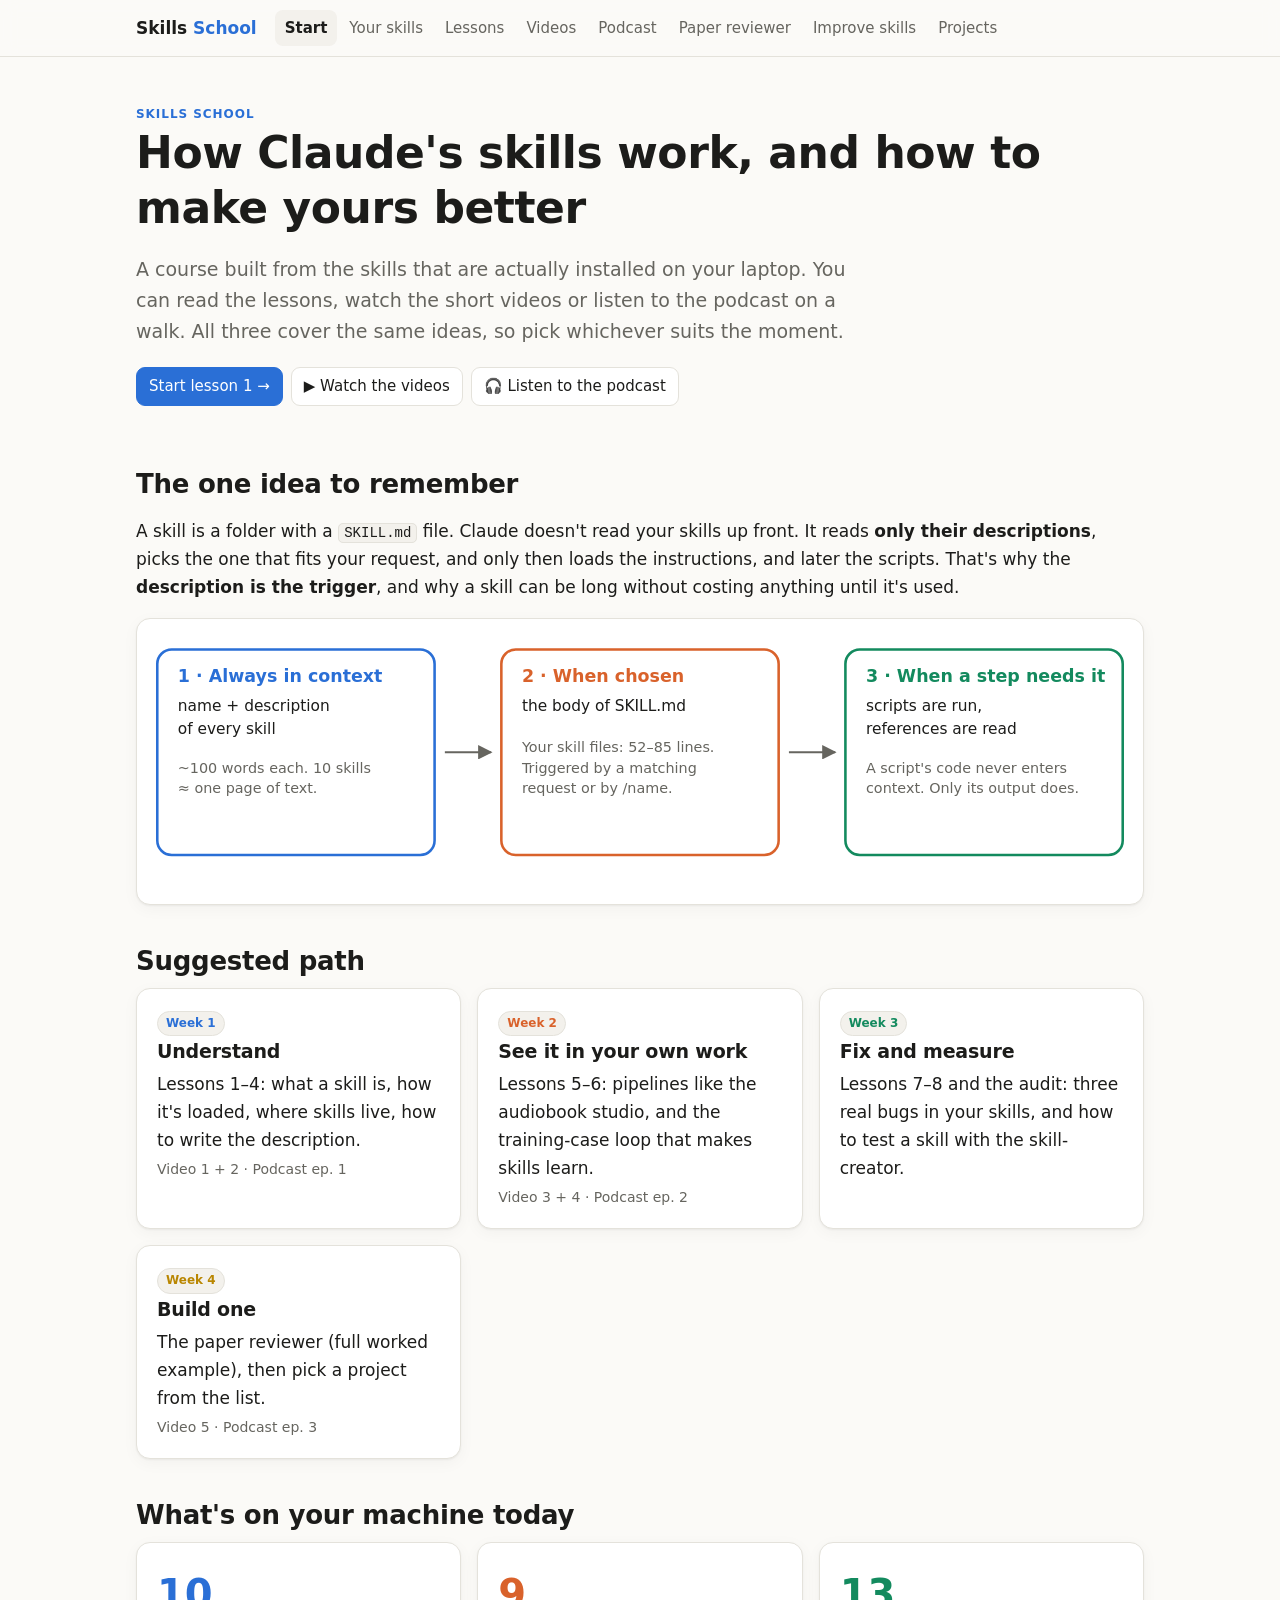
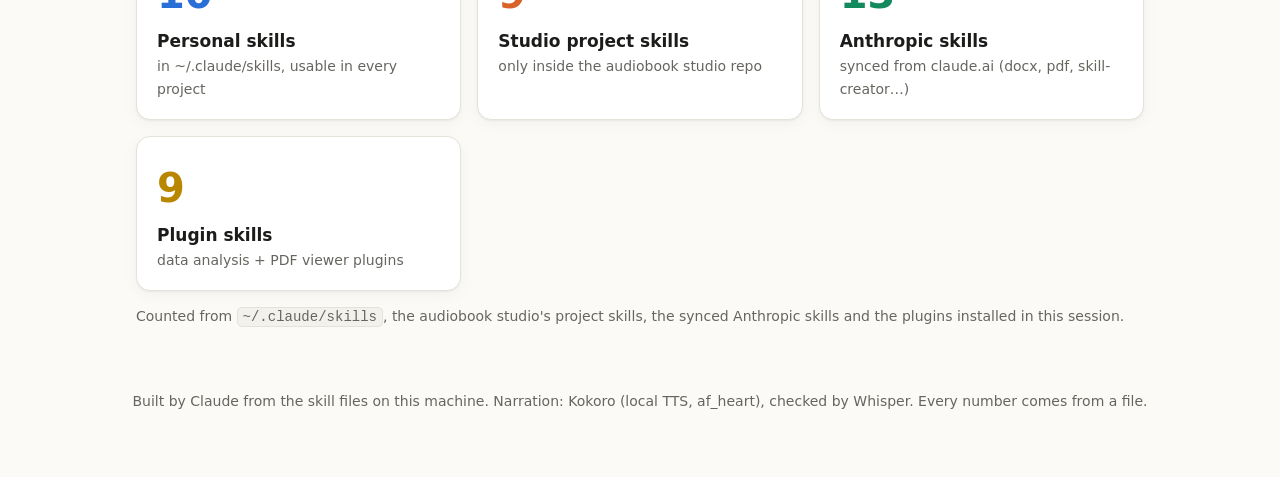
<file: docs/index.html>
<!doctype html>
<html lang="en">
<head>
<meta charset="utf-8"><meta name="viewport" content="width=device-width, initial-scale=1">
<title>Skills School</title>
<link rel="icon" href="data:image/svg+xml,<svg xmlns='http://www.w3.org/2000/svg' viewBox='0 0 100 100'><text y='.9em' font-size='90'>🎓</text></svg>">
<link rel="stylesheet" href="style.css">
</head>
<body data-root="." data-page="home">
<main class="wrap">
  <section class="hero">
    <div class="eyebrow">Skills School</div>
    <h1>How Claude's skills work, and how to make yours better</h1>
    <p class="lede">A course built from the skills that are actually installed on your laptop. You can read the lessons, watch the short videos or listen to the podcast on a walk. All three cover the same ideas, so pick whichever suits the moment.</p>
    <div class="media-row">
      <a class="btn primary" href="lessons.html">Start lesson 1 →</a>
      <a class="btn" href="videos.html">▶ Watch the videos</a>
      <a class="btn" href="podcast/index.html">🎧 Listen to the podcast</a>
    </div>
  </section>

  <h2>The one idea to remember</h2>
  <p>A skill is a folder with a <code>SKILL.md</code> file. Claude doesn't read your skills up front. It reads <b>only their descriptions</b>, picks the one that fits your request, and only then loads the instructions, and later the scripts. That's why the <b>description is the trigger</b>, and why a skill can be long without costing anything until it's used.</p>

  <div class="card" style="padding:10px">
  <svg viewBox="0 0 960 250" width="100%" role="img" aria-label="Three levels: descriptions always loaded, SKILL.md body when chosen, scripts and references when a step needs them">
    <defs><marker id="ar" viewBox="0 0 10 10" refX="9" refY="5" markerWidth="7" markerHeight="7" orient="auto"><path d="M0,0L10,5L0,10z" fill="var(--muted)"/></marker></defs>
    <rect x="10" y="20" width="270" height="200" rx="14" fill="none" stroke="var(--blue)" stroke-width="2.5"/>
    <text x="30" y="52" font-weight="700" font-size="17" style="fill:var(--blue)">1 · Always in context</text>
    <text x="30" y="80" font-size="15">name + description</text><text x="30" y="102" font-size="15">of every skill</text>
    <text x="30" y="140" font-size="14" style="fill:var(--muted)">~100 words each. 10 skills</text><text x="30" y="160" font-size="14" style="fill:var(--muted)">≈ one page of text.</text>
    <line x1="290" y1="120" x2="335" y2="120" stroke="var(--muted)" stroke-width="2" marker-end="url(#ar)"/>
    <rect x="345" y="20" width="270" height="200" rx="14" fill="none" stroke="var(--orange)" stroke-width="2.5"/>
    <text x="365" y="52" font-weight="700" font-size="17" style="fill:var(--orange)">2 · When chosen</text>
    <text x="365" y="80" font-size="15">the body of SKILL.md</text>
    <text x="365" y="120" font-size="14" style="fill:var(--muted)">Your skill files: 52–85 lines.</text><text x="365" y="140" font-size="14" style="fill:var(--muted)">Triggered by a matching</text><text x="365" y="160" font-size="14" style="fill:var(--muted)">request or by /name.</text>
    <line x1="625" y1="120" x2="670" y2="120" stroke="var(--muted)" stroke-width="2" marker-end="url(#ar)"/>
    <rect x="680" y="20" width="270" height="200" rx="14" fill="none" stroke="var(--green)" stroke-width="2.5"/>
    <text x="700" y="52" font-weight="700" font-size="17" style="fill:var(--green)">3 · When a step needs it</text>
    <text x="700" y="80" font-size="15">scripts are run,</text><text x="700" y="102" font-size="15">references are read</text>
    <text x="700" y="140" font-size="14" style="fill:var(--muted)">A script's code never enters</text><text x="700" y="160" font-size="14" style="fill:var(--muted)">context. Only its output does.</text>
  </svg>
  </div>

  <h2>Suggested path</h2>
  <div class="grid">
    <a class="card link" href="lessons.html#lesson-1"><span class="tag blue">Week 1</span><h3>Understand</h3>Lessons 1–4: what a skill is, how it's loaded, where skills live, how to write the description. <br><span class="muted small">Video 1 + 2 · Podcast ep. 1</span></a>
    <a class="card link" href="lessons.html#lesson-5"><span class="tag orange">Week 2</span><h3>See it in your own work</h3>Lessons 5–6: pipelines like the audiobook studio, and the training-case loop that makes skills learn.<br><span class="muted small">Video 3 + 4 · Podcast ep. 2</span></a>
    <a class="card link" href="improve.html"><span class="tag green">Week 3</span><h3>Fix and measure</h3>Lessons 7–8 and the audit: three real bugs in your skills, and how to test a skill with the skill-creator.</a>
    <a class="card link" href="example.html"><span class="tag yellow">Week 4</span><h3>Build one</h3>The paper reviewer (full worked example), then pick a project from the list.<br><span class="muted small">Video 5 · Podcast ep. 3</span></a>
  </div>

  <h2>What's on your machine today</h2>
  <div class="grid" id="counts"></div>
  <p class="muted small">Counted from <code>~/.claude/skills</code>, the audiobook studio's project skills, the synced Anthropic skills and the plugins installed in this session.</p>
</main>
<script src="nav.js"></script>
<script>
fetch('data/skills.json').then(r => r.json()).then(d => {
  const g = k => d.skills.filter(s => s.group === k).length;
  const rows = [['personal', 'Personal skills', 'in ~/.claude/skills, usable in every project', 'blue'],
    ['studio', 'Studio project skills', 'only inside the audiobook studio repo', 'orange'],
    ['anthropic', 'Anthropic skills', 'synced from claude.ai (docx, pdf, skill-creator…)', 'green'],
    ['plugin', 'Plugin skills', 'data analysis + PDF viewer plugins', 'yellow']];
  document.getElementById('counts').innerHTML = rows.map(([k, h, s, c]) =>
    `<a class="card link" href="skills.html#${k}"><div style="font-size:40px;font-weight:800;color:var(--${c})">${g(k)}</div><b>${h}</b><div class="muted small">${s}</div></a>`).join('');
});
</script>
</body>
</html>
</file>
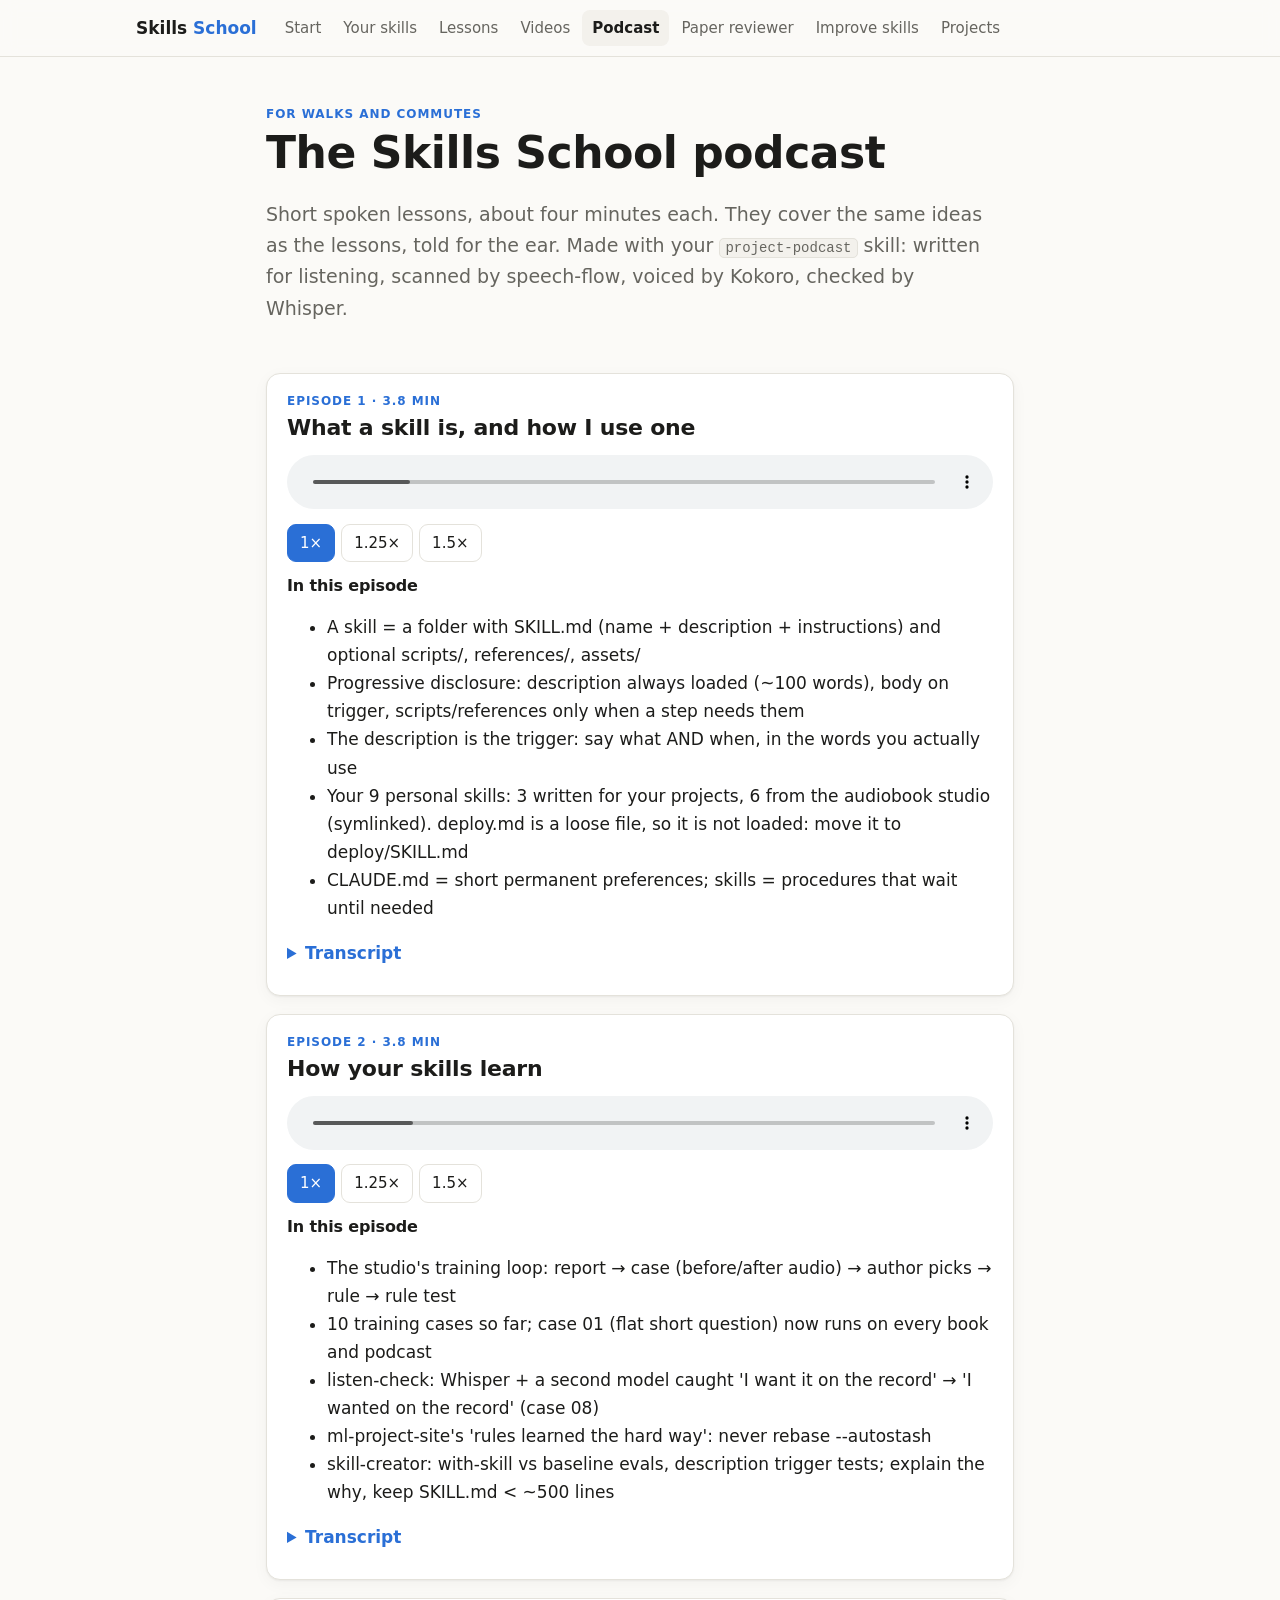
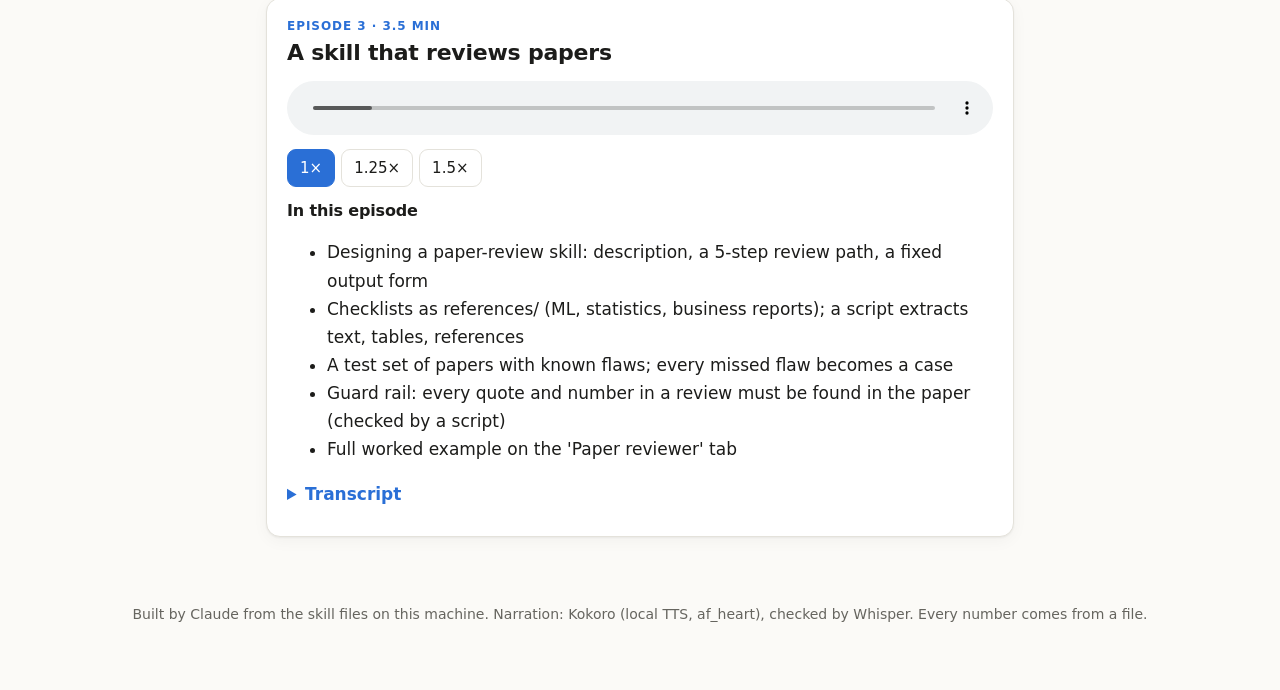
<file: docs/podcast/index.html>
<!doctype html>
<html lang="en">
<head>
<meta charset="utf-8"><meta name="viewport" content="width=device-width, initial-scale=1">
<title>Skills Podcast</title>
<link rel="stylesheet" href="../style.css">
<style>
  .ep { margin: 18px 0; }
  .ep h2 { margin: 2px 0 2px; font-size: 22px; }
  .ep audio { margin: 12px 0 6px; }
  .speeds { display: flex; gap: 6px; flex-wrap: wrap; }
  .speeds button.on { background: var(--accent); color: #fff; border-color: var(--accent); }
  .transcript p { margin: 0 0 12px; }
</style>
</head>
<body data-root=".." data-page="podcast">
<main class="wrap narrow">
  <section class="hero">
    <div class="eyebrow">For walks and commutes</div>
    <h1>The Skills School podcast</h1>
    <p class="lede">Short spoken lessons, about four minutes each. They cover the same ideas as the lessons, told for the ear. Made with your <code>project-podcast</code> skill: written for listening, scanned by speech-flow, voiced by Kokoro, checked by Whisper.</p>
  </section>
  <div id="eps"><p class="muted">Loading…</p></div>
</main>
<script src="../nav.js"></script>
<script>
fetch("../data/podcast.json", { cache: "no-store" }).then(r => r.json()).then(d => {
  const eps = d.episodes.slice().sort((a, b) => a.n - b.n);   // a course: oldest first
  document.getElementById("eps").innerHTML = eps.length ? eps.map(e => `
    <div class="ep card"><div class="eyebrow">Episode ${e.n} · ${e.minutes} min</div><h2>${e.title.replace(/^Episode \d+:\s*/, "")}</h2>
      <audio controls preload="metadata" src="${e.mp3}"></audio>
      <div class="speeds">${[1, 1.25, 1.5].map(s => `<button class="btn${s === 1 ? " on" : ""}" data-s="${s}">${s}×</button>`).join("")}</div>
      ${e.notes.length ? `<h3 style="font-size:16px;margin:14px 0 4px">In this episode</h3><ul>${e.notes.map(n => `<li>${n}</li>`).join("")}</ul>` : ""}
      <details><summary>Transcript</summary><div class="transcript">${e.transcript.map(p => `<p>${p}</p>`).join("")}</div></details>
    </div>`).join("") : "<p>No episodes yet.</p>";
  document.querySelectorAll(".ep").forEach(ep => ep.querySelectorAll(".speeds button").forEach(b => b.onclick = () => {
    ep.querySelector("audio").playbackRate = +b.dataset.s;
    ep.querySelectorAll(".speeds button").forEach(x => x.classList.toggle("on", x === b));
  }));
});
</script>
</body>
</html>
</file>
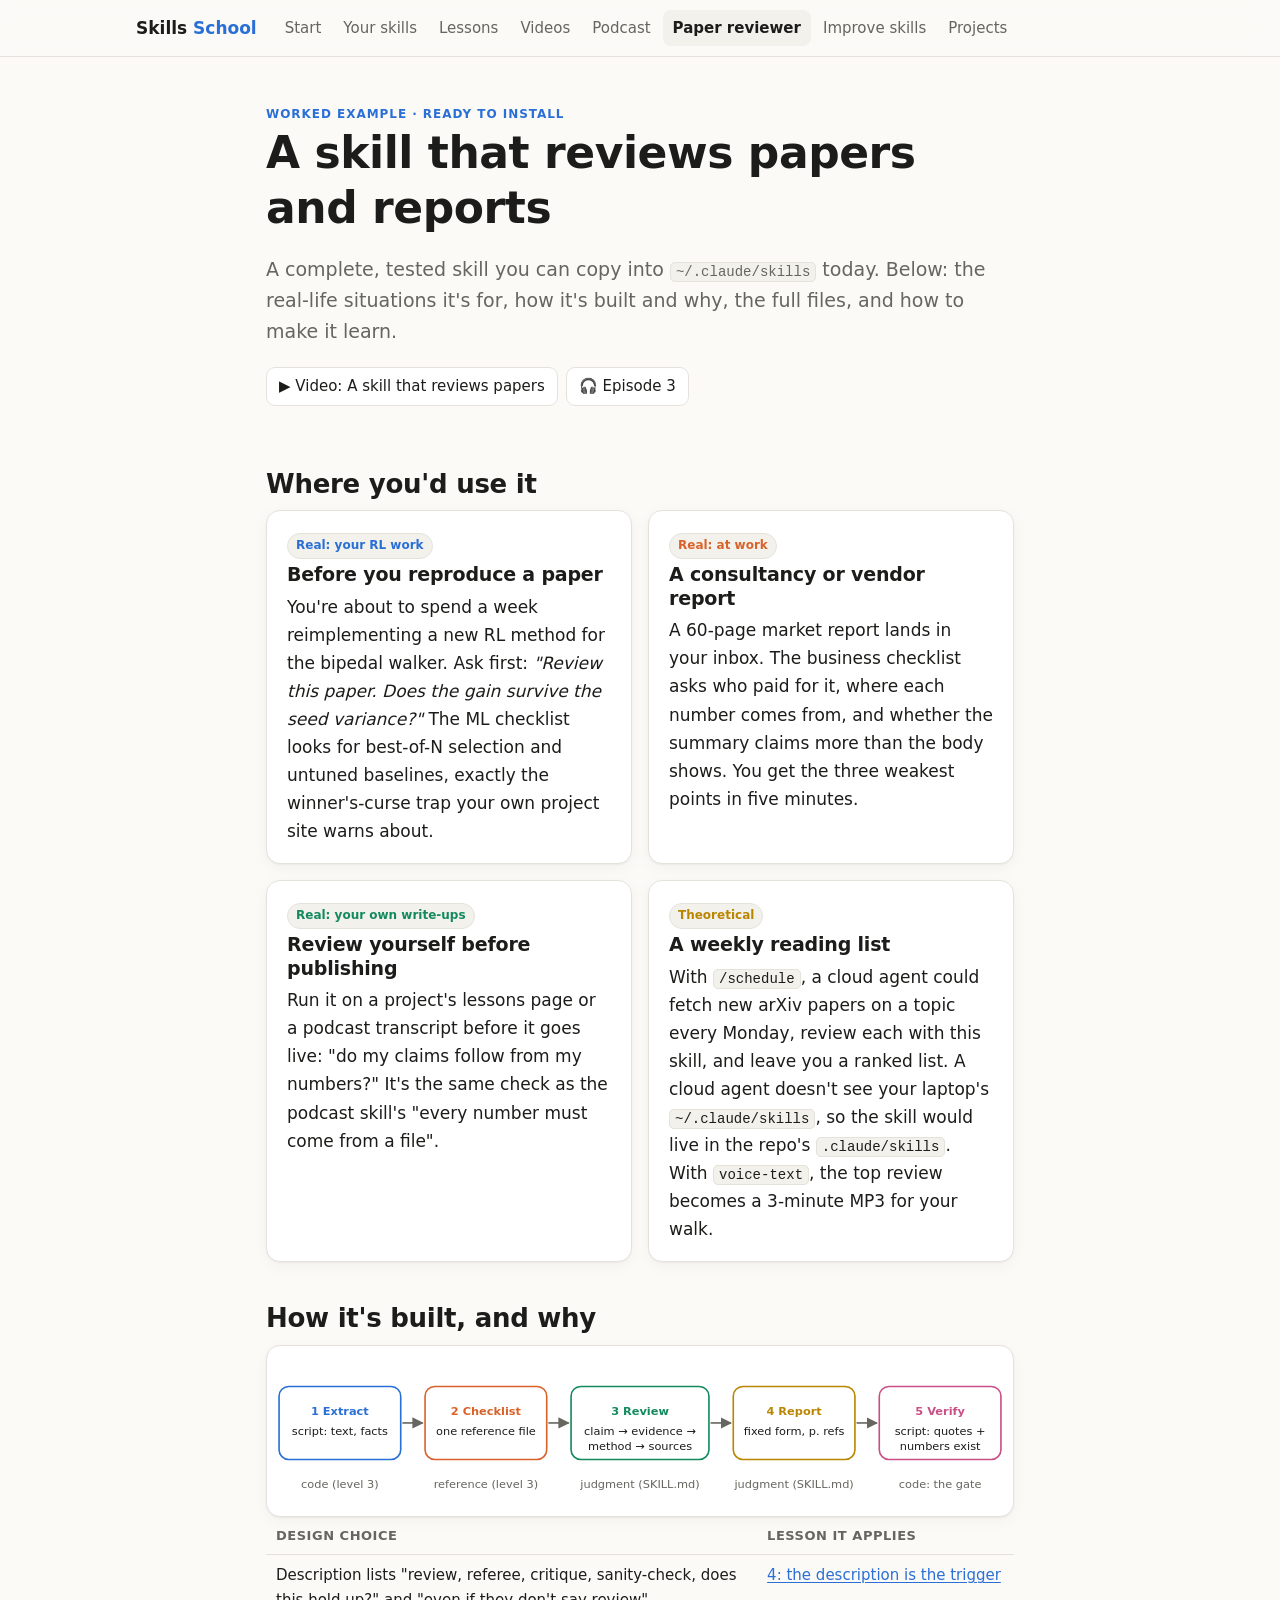
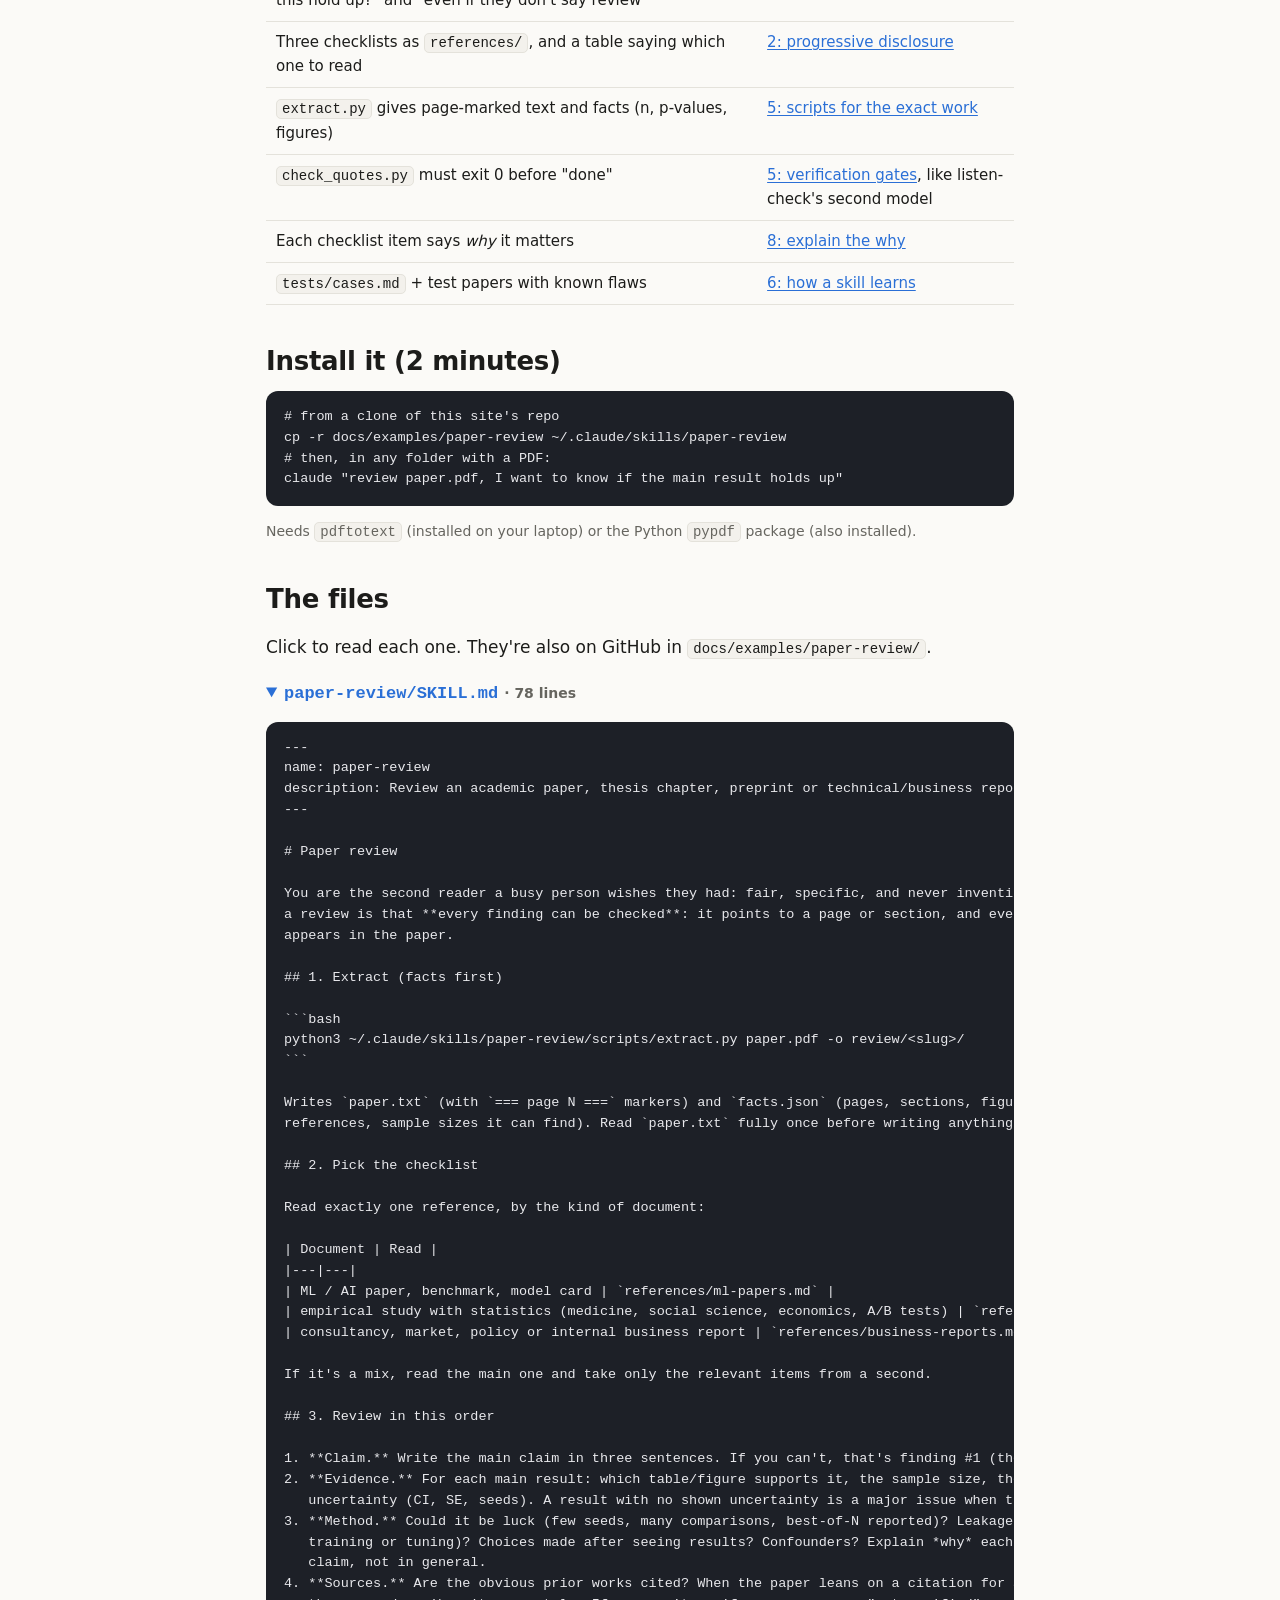
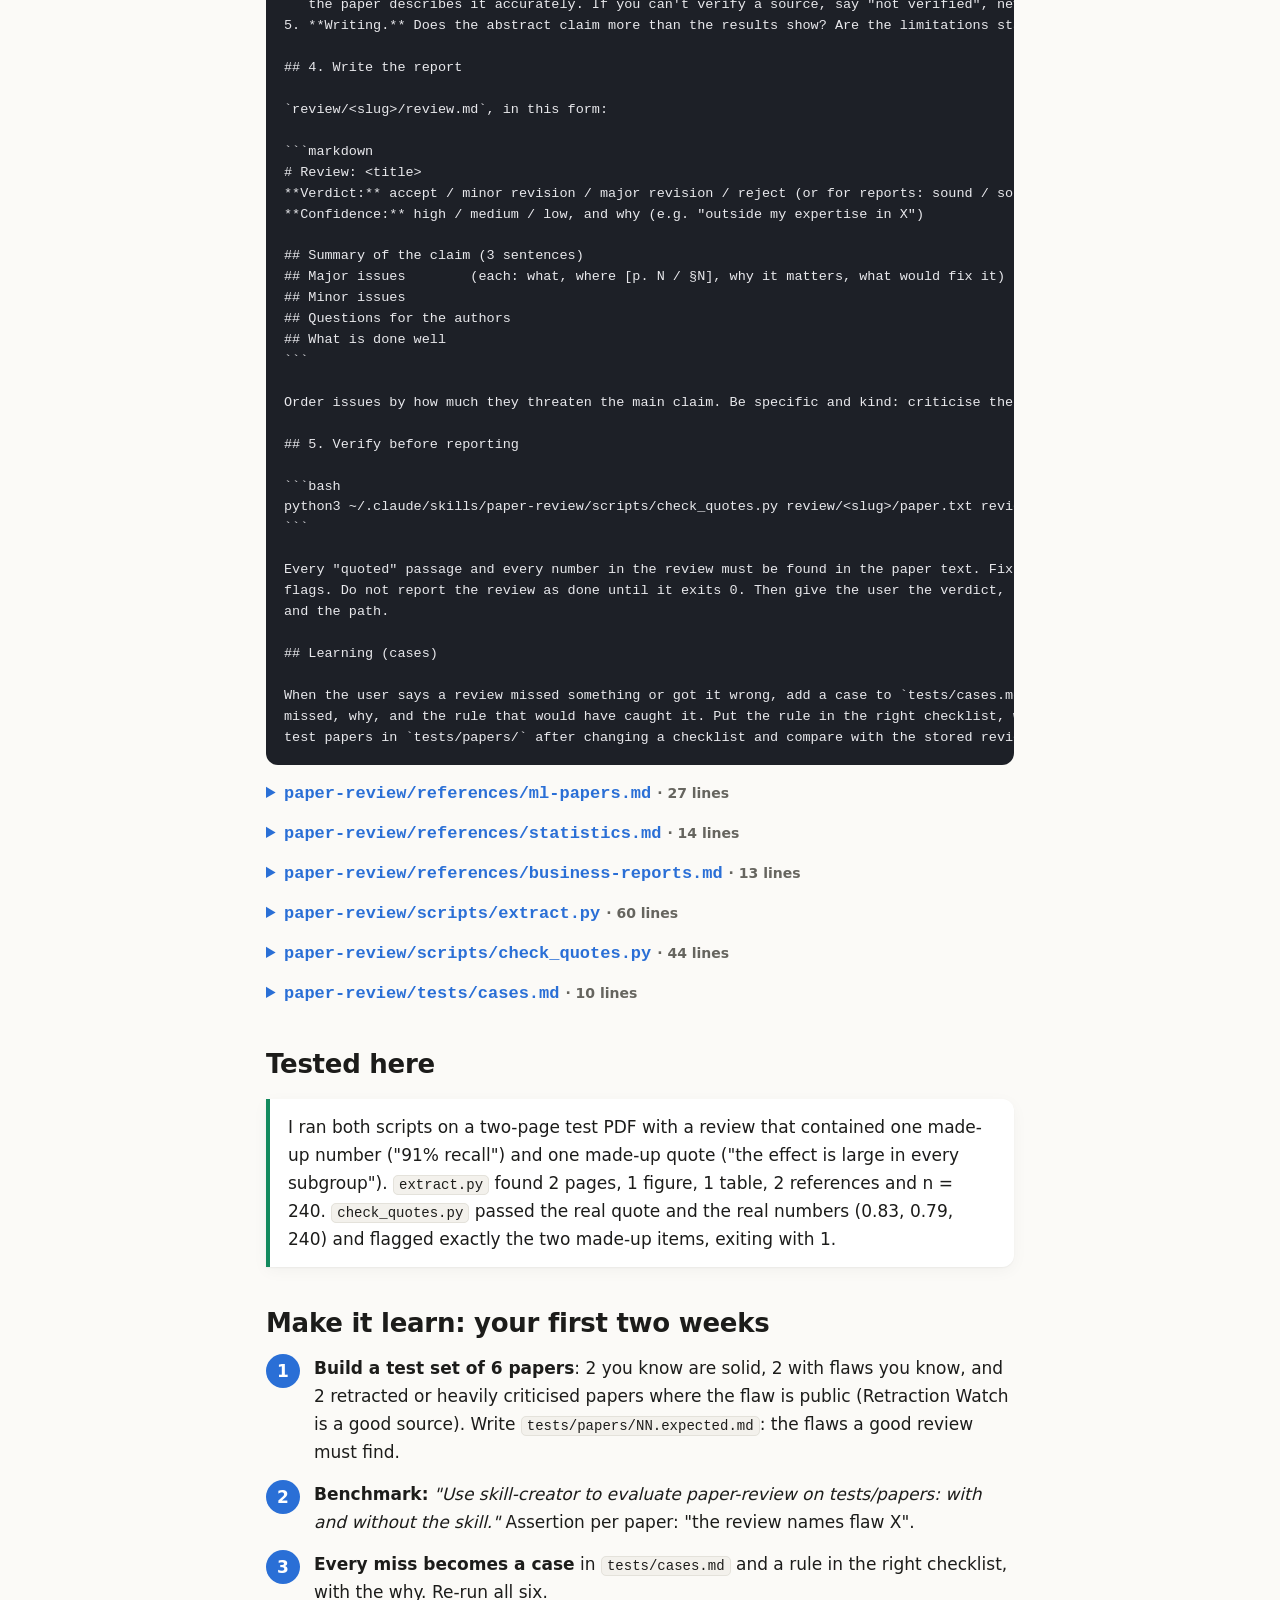
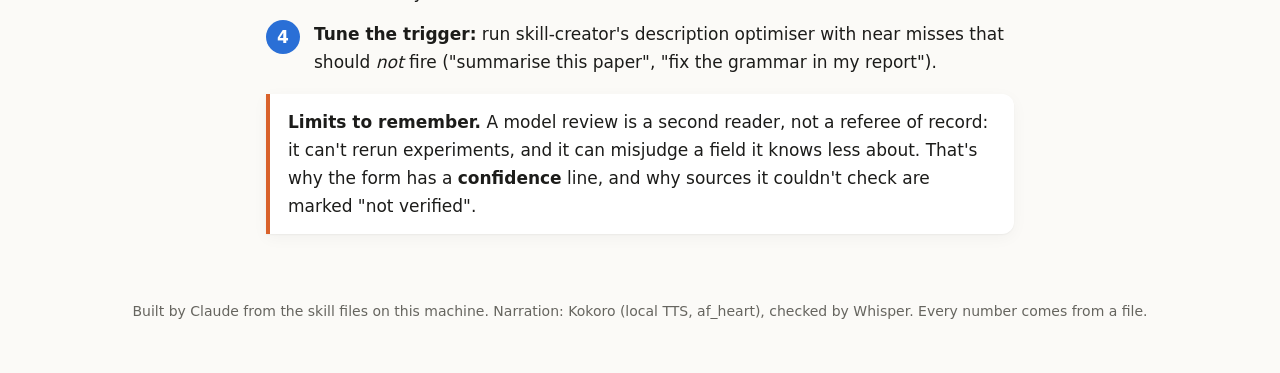
<file: docs/example.html>
<!doctype html>
<html lang="en">
<head>
<meta charset="utf-8"><meta name="viewport" content="width=device-width, initial-scale=1">
<title>Paper Reviewer Skill</title>
<link rel="stylesheet" href="style.css">
<style>.flowsvg text { font-size: 14px; } .file { font-family: ui-monospace, Menlo, monospace; font-weight: 600; }</style>
</head>
<body data-root="." data-page="example">
<main class="wrap narrow">
  <section class="hero">
    <div class="eyebrow">Worked example · ready to install</div>
    <h1>A skill that reviews papers and reports</h1>
    <p class="lede">A complete, tested skill you can copy into <code>~/.claude/skills</code> today. Below: the real-life situations it's for, how it's built and why, the full files, and how to make it learn.</p>
    <div class="media-row"><a class="btn" href="videos.html#v5-reviewer">▶ Video: A skill that reviews papers</a><a class="btn" href="podcast/index.html">🎧 Episode 3</a></div>
  </section>

  <h2>Where you'd use it</h2>
  <div class="grid">
    <div class="card"><span class="tag blue">Real: your RL work</span><h3>Before you reproduce a paper</h3>You're about to spend a week reimplementing a new RL method for the bipedal walker. Ask first: <i>"Review this paper. Does the gain survive the seed variance?"</i> The ML checklist looks for best-of-N selection and untuned baselines, exactly the winner's-curse trap your own project site warns about.</div>
    <div class="card"><span class="tag orange">Real: at work</span><h3>A consultancy or vendor report</h3>A 60-page market report lands in your inbox. The business checklist asks who paid for it, where each number comes from, and whether the summary claims more than the body shows. You get the three weakest points in five minutes.</div>
    <div class="card"><span class="tag green">Real: your own write-ups</span><h3>Review yourself before publishing</h3>Run it on a project's lessons page or a podcast transcript before it goes live: "do my claims follow from my numbers?" It's the same check as the podcast skill's "every number must come from a file".</div>
    <div class="card"><span class="tag yellow">Theoretical</span><h3>A weekly reading list</h3>With <code>/schedule</code>, a cloud agent could fetch new arXiv papers on a topic every Monday, review each with this skill, and leave you a ranked list. A cloud agent doesn't see your laptop's <code>~/.claude/skills</code>, so the skill would live in the repo's <code>.claude/skills</code>. With <code>voice-text</code>, the top review becomes a 3-minute MP3 for your walk.</div>
  </div>

  <h2>How it's built, and why</h2>
  <div class="card" style="padding:8px 8px 0">
  <svg class="flowsvg" viewBox="0 0 900 190" width="100%" role="img" aria-label="extract, pick checklist, review in five steps, write fixed-form report, verify quotes and numbers">
    <defs><marker id="a2" viewBox="0 0 10 10" refX="9" refY="5" markerWidth="7" markerHeight="7" orient="auto"><path d="M0,0L10,5L0,10z" fill="var(--muted)"/></marker></defs>
    <g>
      <rect x="5" y="40" width="150" height="90" rx="12" fill="none" stroke="var(--blue)" stroke-width="2"/><text x="80" y="75" text-anchor="middle" font-weight="700" style="fill:var(--blue)">1 Extract</text><text x="80" y="100" text-anchor="middle">script: text, facts</text>
      <rect x="185" y="40" width="150" height="90" rx="12" fill="none" stroke="var(--orange)" stroke-width="2"/><text x="260" y="75" text-anchor="middle" font-weight="700" style="fill:var(--orange)">2 Checklist</text><text x="260" y="100" text-anchor="middle">one reference file</text>
      <rect x="365" y="40" width="170" height="90" rx="12" fill="none" stroke="var(--green)" stroke-width="2"/><text x="450" y="75" text-anchor="middle" font-weight="700" style="fill:var(--green)">3 Review</text><text x="450" y="100" text-anchor="middle">claim → evidence →</text><text x="450" y="118" text-anchor="middle">method → sources</text>
      <rect x="565" y="40" width="150" height="90" rx="12" fill="none" stroke="var(--yellow)" stroke-width="2"/><text x="640" y="75" text-anchor="middle" font-weight="700" style="fill:var(--yellow)">4 Report</text><text x="640" y="100" text-anchor="middle">fixed form, p. refs</text>
      <rect x="745" y="40" width="150" height="90" rx="12" fill="none" stroke="var(--pink)" stroke-width="2"/><text x="820" y="75" text-anchor="middle" font-weight="700" style="fill:var(--pink)">5 Verify</text><text x="820" y="100" text-anchor="middle">script: quotes +</text><text x="820" y="118" text-anchor="middle">numbers exist</text>
      <line x1="157" y1="85" x2="182" y2="85" stroke="var(--muted)" stroke-width="2" marker-end="url(#a2)"/><line x1="337" y1="85" x2="362" y2="85" stroke="var(--muted)" stroke-width="2" marker-end="url(#a2)"/><line x1="537" y1="85" x2="562" y2="85" stroke="var(--muted)" stroke-width="2" marker-end="url(#a2)"/><line x1="717" y1="85" x2="742" y2="85" stroke="var(--muted)" stroke-width="2" marker-end="url(#a2)"/>
      <text x="80" y="165" text-anchor="middle" style="fill:var(--muted)">code (level 3)</text><text x="260" y="165" text-anchor="middle" style="fill:var(--muted)">reference (level 3)</text><text x="450" y="165" text-anchor="middle" style="fill:var(--muted)">judgment (SKILL.md)</text><text x="640" y="165" text-anchor="middle" style="fill:var(--muted)">judgment (SKILL.md)</text><text x="820" y="165" text-anchor="middle" style="fill:var(--muted)">code: the gate</text>
    </g>
  </svg></div>
  <div class="tablewrap"><table>
    <tr><th>Design choice</th><th>Lesson it applies</th></tr>
    <tr><td>Description lists "review, referee, critique, sanity-check, does this hold up?" and "even if they don't say review"</td><td><a href="lessons.html#lesson-4">4: the description is the trigger</a></td></tr>
    <tr><td>Three checklists as <code>references/</code>, and a table saying which one to read</td><td><a href="lessons.html#lesson-2">2: progressive disclosure</a></td></tr>
    <tr><td><code>extract.py</code> gives page-marked text and facts (n, p-values, figures)</td><td><a href="lessons.html#lesson-5">5: scripts for the exact work</a></td></tr>
    <tr><td><code>check_quotes.py</code> must exit 0 before "done"</td><td><a href="lessons.html#lesson-5">5: verification gates</a>, like listen-check's second model</td></tr>
    <tr><td>Each checklist item says <i>why</i> it matters</td><td><a href="lessons.html#lesson-8">8: explain the why</a></td></tr>
    <tr><td><code>tests/cases.md</code> + test papers with known flaws</td><td><a href="lessons.html#lesson-6">6: how a skill learns</a></td></tr>
  </table></div>

  <h2>Install it (2 minutes)</h2>
<pre><code># from a clone of this site's repo
cp -r docs/examples/paper-review ~/.claude/skills/paper-review
# then, in any folder with a PDF:
claude "review paper.pdf, I want to know if the main result holds up"</code></pre>
  <p class="muted small">Needs <code>pdftotext</code> (installed on your laptop) or the Python <code>pypdf</code> package (also installed).</p>

  <h2>The files</h2>
  <p>Click to read each one. They're also on GitHub in <code>docs/examples/paper-review/</code>.</p>
  <div id="files"></div>

  <h2>Tested here</h2>
  <div class="callout good">I ran both scripts on a two-page test PDF with a review that contained one made-up number ("91% recall") and one made-up quote ("the effect is large in every subgroup"). <code>extract.py</code> found 2 pages, 1 figure, 1 table, 2 references and n = 240. <code>check_quotes.py</code> passed the real quote and the real numbers (0.83, 0.79, 240) and flagged exactly the two made-up items, exiting with 1.</div>

  <h2>Make it learn: your first two weeks</h2>
  <div class="step"><div class="n">1</div><div><b>Build a test set of 6 papers</b>: 2 you know are solid, 2 with flaws you know, and 2 retracted or heavily criticised papers where the flaw is public (Retraction Watch is a good source). Write <code>tests/papers/NN.expected.md</code>: the flaws a good review must find.</div></div>
  <div class="step"><div class="n">2</div><div><b>Benchmark:</b> <i>"Use skill-creator to evaluate paper-review on tests/papers: with and without the skill."</i> Assertion per paper: "the review names flaw X".</div></div>
  <div class="step"><div class="n">3</div><div><b>Every miss becomes a case</b> in <code>tests/cases.md</code> and a rule in the right checklist, with the why. Re-run all six.</div></div>
  <div class="step"><div class="n">4</div><div><b>Tune the trigger:</b> run skill-creator's description optimiser with near misses that should <i>not</i> fire ("summarise this paper", "fix the grammar in my report").</div></div>
  <div class="callout warn"><b>Limits to remember.</b> A model review is a second reader, not a referee of record: it can't rerun experiments, and it can misjudge a field it knows less about. That's why the form has a <b>confidence</b> line, and why sources it couldn't check are marked "not verified".</div>
</main>
<script src="nav.js"></script>
<script>
const esc = s => s.replace(/[&<>]/g, c => ({ '&': '&amp;', '<': '&lt;', '>': '&gt;' }[c]));
const files = ['SKILL.md', 'references/ml-papers.md', 'references/statistics.md', 'references/business-reports.md', 'scripts/extract.py', 'scripts/check_quotes.py', 'tests/cases.md'];
Promise.all(files.map(f => fetch('examples/paper-review/' + f).then(r => r.text()).catch(() => '(not found)'))).then(txts => {
  document.getElementById('files').innerHTML = files.map((f, i) =>
    `<details ${i === 0 ? 'open' : ''}><summary><span class="file">paper-review/${f}</span> <span class="muted small">· ${txts[i].split('\n').length} lines</span></summary><pre><code>${esc(txts[i])}</code></pre></details>`).join('');
});
</script>
</body>
</html>
</file>
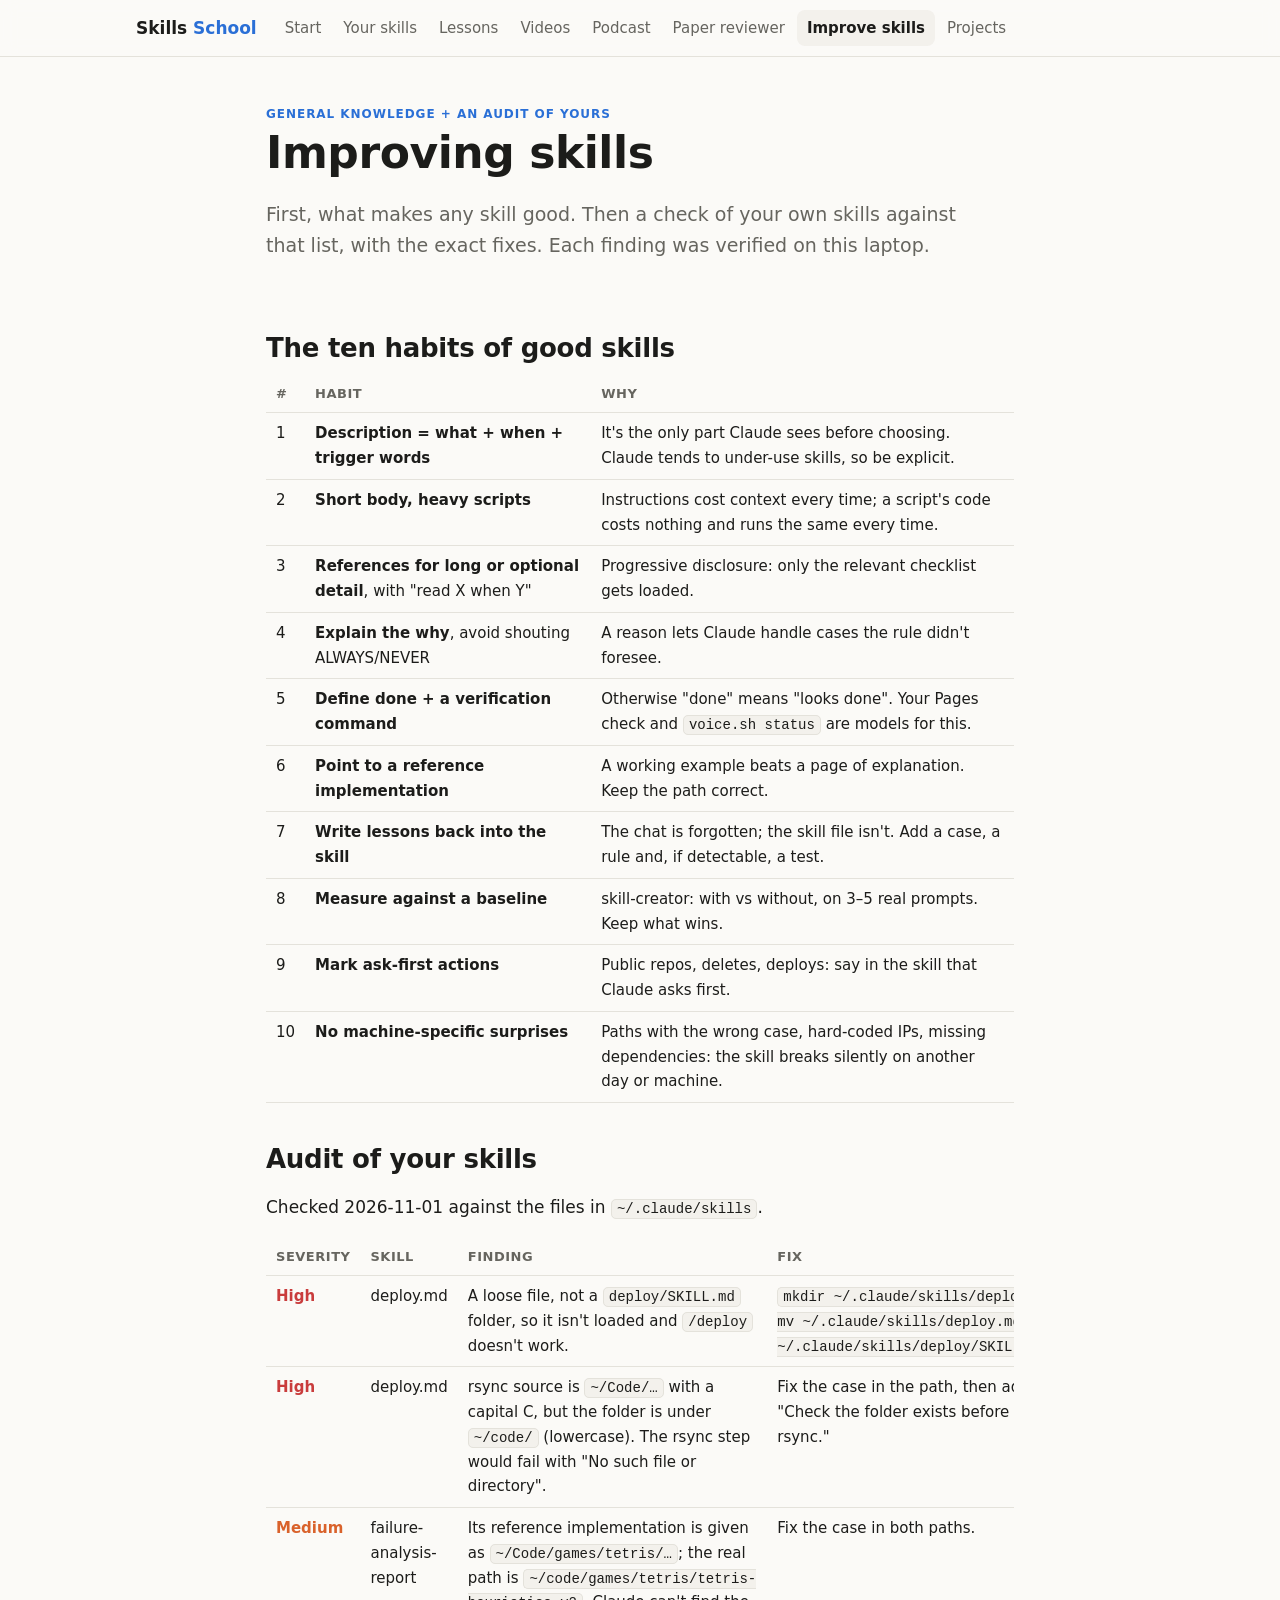
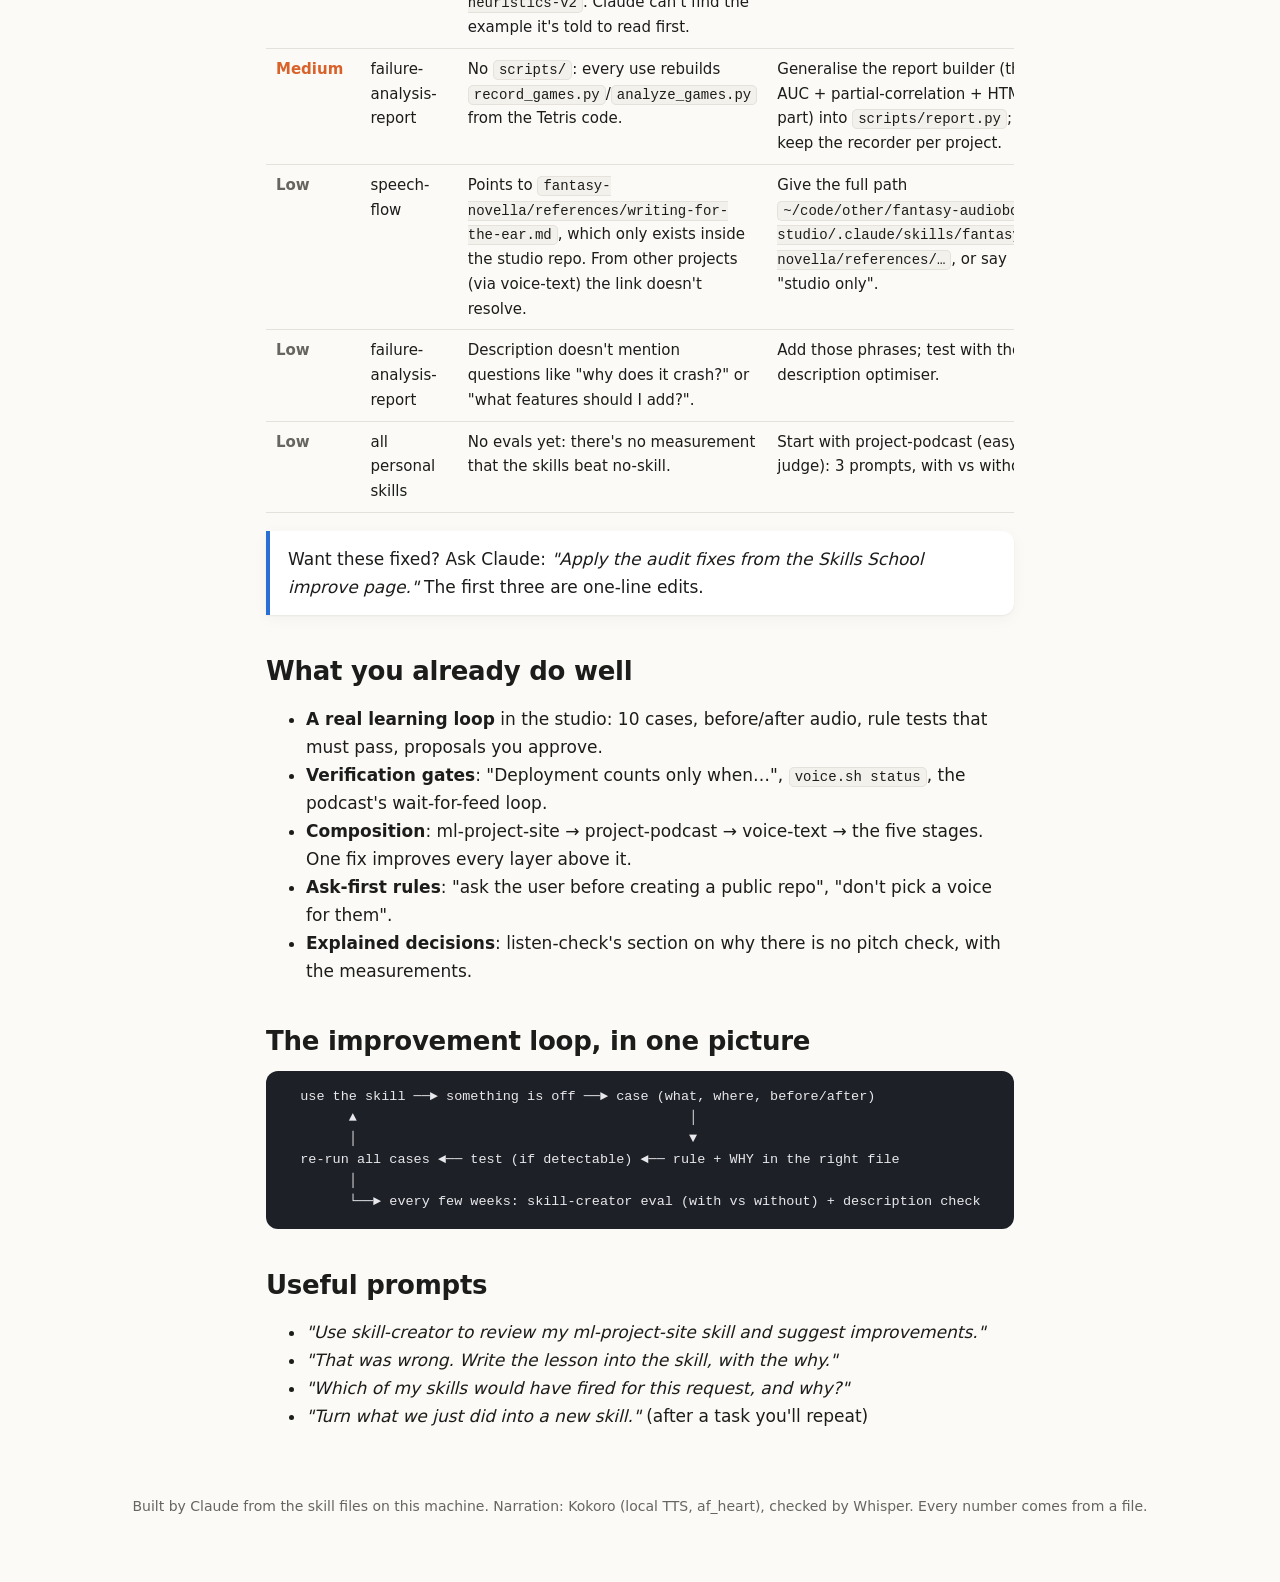
<file: docs/improve.html>
<!doctype html>
<html lang="en">
<head>
<meta charset="utf-8"><meta name="viewport" content="width=device-width, initial-scale=1">
<title>Improve Your Skills</title>
<link rel="stylesheet" href="style.css">
<style>.sev { font-weight: 700; } .sev.high { color: var(--red); } .sev.med { color: var(--orange); } .sev.low { color: var(--muted); }</style>
</head>
<body data-root="." data-page="improve">
<main class="wrap narrow">
  <section class="hero">
    <div class="eyebrow">General knowledge + an audit of yours</div>
    <h1>Improving skills</h1>
    <p class="lede">First, what makes any skill good. Then a check of your own skills against that list, with the exact fixes. Each finding was verified on this laptop.</p>
  </section>

  <h2>The ten habits of good skills</h2>
  <div class="tablewrap"><table>
    <tr><th>#</th><th>Habit</th><th>Why</th></tr>
    <tr><td>1</td><td><b>Description = what + when + trigger words</b></td><td>It's the only part Claude sees before choosing. Claude tends to under-use skills, so be explicit.</td></tr>
    <tr><td>2</td><td><b>Short body, heavy scripts</b></td><td>Instructions cost context every time; a script's code costs nothing and runs the same every time.</td></tr>
    <tr><td>3</td><td><b>References for long or optional detail</b>, with "read X when Y"</td><td>Progressive disclosure: only the relevant checklist gets loaded.</td></tr>
    <tr><td>4</td><td><b>Explain the why</b>, avoid shouting ALWAYS/NEVER</td><td>A reason lets Claude handle cases the rule didn't foresee.</td></tr>
    <tr><td>5</td><td><b>Define done + a verification command</b></td><td>Otherwise "done" means "looks done". Your Pages check and <code>voice.sh status</code> are models for this.</td></tr>
    <tr><td>6</td><td><b>Point to a reference implementation</b></td><td>A working example beats a page of explanation. Keep the path correct.</td></tr>
    <tr><td>7</td><td><b>Write lessons back into the skill</b></td><td>The chat is forgotten; the skill file isn't. Add a case, a rule and, if detectable, a test.</td></tr>
    <tr><td>8</td><td><b>Measure against a baseline</b></td><td>skill-creator: with vs without, on 3–5 real prompts. Keep what wins.</td></tr>
    <tr><td>9</td><td><b>Mark ask-first actions</b></td><td>Public repos, deletes, deploys: say in the skill that Claude asks first.</td></tr>
    <tr><td>10</td><td><b>No machine-specific surprises</b></td><td>Paths with the wrong case, hard-coded IPs, missing dependencies: the skill breaks silently on another day or machine.</td></tr>
  </table></div>

  <h2 id="audit">Audit of your skills</h2>
  <p>Checked 2026-11-01 against the files in <code>~/.claude/skills</code>.</p>
  <div class="tablewrap"><table>
    <tr><th>Severity</th><th>Skill</th><th>Finding</th><th>Fix</th></tr>
    <tr><td class="sev high">High</td><td>deploy.md</td><td>A loose file, not a <code>deploy/SKILL.md</code> folder, so it isn't loaded and <code>/deploy</code> doesn't work.</td><td><code>mkdir ~/.claude/skills/deploy && mv ~/.claude/skills/deploy.md ~/.claude/skills/deploy/SKILL.md</code></td></tr>
    <tr><td class="sev high">High</td><td>deploy.md</td><td>rsync source is <code>~/Code/…</code> with a capital C, but the folder is under <code>~/code/</code> (lowercase). The rsync step would fail with "No such file or directory".</td><td>Fix the case in the path, then add "Check the folder exists before rsync."</td></tr>
    <tr><td class="sev med">Medium</td><td>failure-analysis-report</td><td>Its reference implementation is given as <code>~/Code/games/tetris/…</code>; the real path is <code>~/code/games/tetris/tetris-heuristics-v2</code>. Claude can't find the example it's told to read first.</td><td>Fix the case in both paths.</td></tr>
    <tr><td class="sev med">Medium</td><td>failure-analysis-report</td><td>No <code>scripts/</code>: every use rebuilds <code>record_games.py</code>/<code>analyze_games.py</code> from the Tetris code.</td><td>Generalise the report builder (the AUC + partial-correlation + HTML part) into <code>scripts/report.py</code>; keep the recorder per project.</td></tr>
    <tr><td class="sev low">Low</td><td>speech-flow</td><td>Points to <code>fantasy-novella/references/writing-for-the-ear.md</code>, which only exists inside the studio repo. From other projects (via voice-text) the link doesn't resolve.</td><td>Give the full path <code>~/code/other/fantasy-audiobook-studio/.claude/skills/fantasy-novella/references/…</code>, or say "studio only".</td></tr>
    <tr><td class="sev low">Low</td><td>failure-analysis-report</td><td>Description doesn't mention questions like "why does it crash?" or "what features should I add?".</td><td>Add those phrases; test with the description optimiser.</td></tr>
    <tr><td class="sev low">Low</td><td>all personal skills</td><td>No evals yet: there's no measurement that the skills beat no-skill.</td><td>Start with project-podcast (easy to judge): 3 prompts, with vs without.</td></tr>
  </table></div>
  <div class="callout">Want these fixed? Ask Claude: <i>"Apply the audit fixes from the Skills School improve page."</i> The first three are one-line edits.</div>

  <h2>What you already do well</h2>
  <ul>
    <li><b>A real learning loop</b> in the studio: 10 cases, before/after audio, rule tests that must pass, proposals you approve.</li>
    <li><b>Verification gates</b>: "Deployment counts only when…", <code>voice.sh status</code>, the podcast's wait-for-feed loop.</li>
    <li><b>Composition</b>: ml-project-site → project-podcast → voice-text → the five stages. One fix improves every layer above it.</li>
    <li><b>Ask-first rules</b>: "ask the user before creating a public repo", "don't pick a voice for them".</li>
    <li><b>Explained decisions</b>: listen-check's section on why there is no pitch check, with the measurements.</li>
  </ul>

  <h2>The improvement loop, in one picture</h2>
<pre><code>  use the skill ──► something is off ──► case (what, where, before/after)
        ▲                                         │
        │                                         ▼
  re-run all cases ◄── test (if detectable) ◄── rule + WHY in the right file
        │
        └──► every few weeks: skill-creator eval (with vs without) + description check</code></pre>

  <h2>Useful prompts</h2>
  <ul>
    <li><i>"Use skill-creator to review my ml-project-site skill and suggest improvements."</i></li>
    <li><i>"That was wrong. Write the lesson into the skill, with the why."</i></li>
    <li><i>"Which of my skills would have fired for this request, and why?"</i></li>
    <li><i>"Turn what we just did into a new skill."</i> (after a task you'll repeat)</li>
  </ul>
</main>
<script src="nav.js"></script>
</body>
</html>
</file>
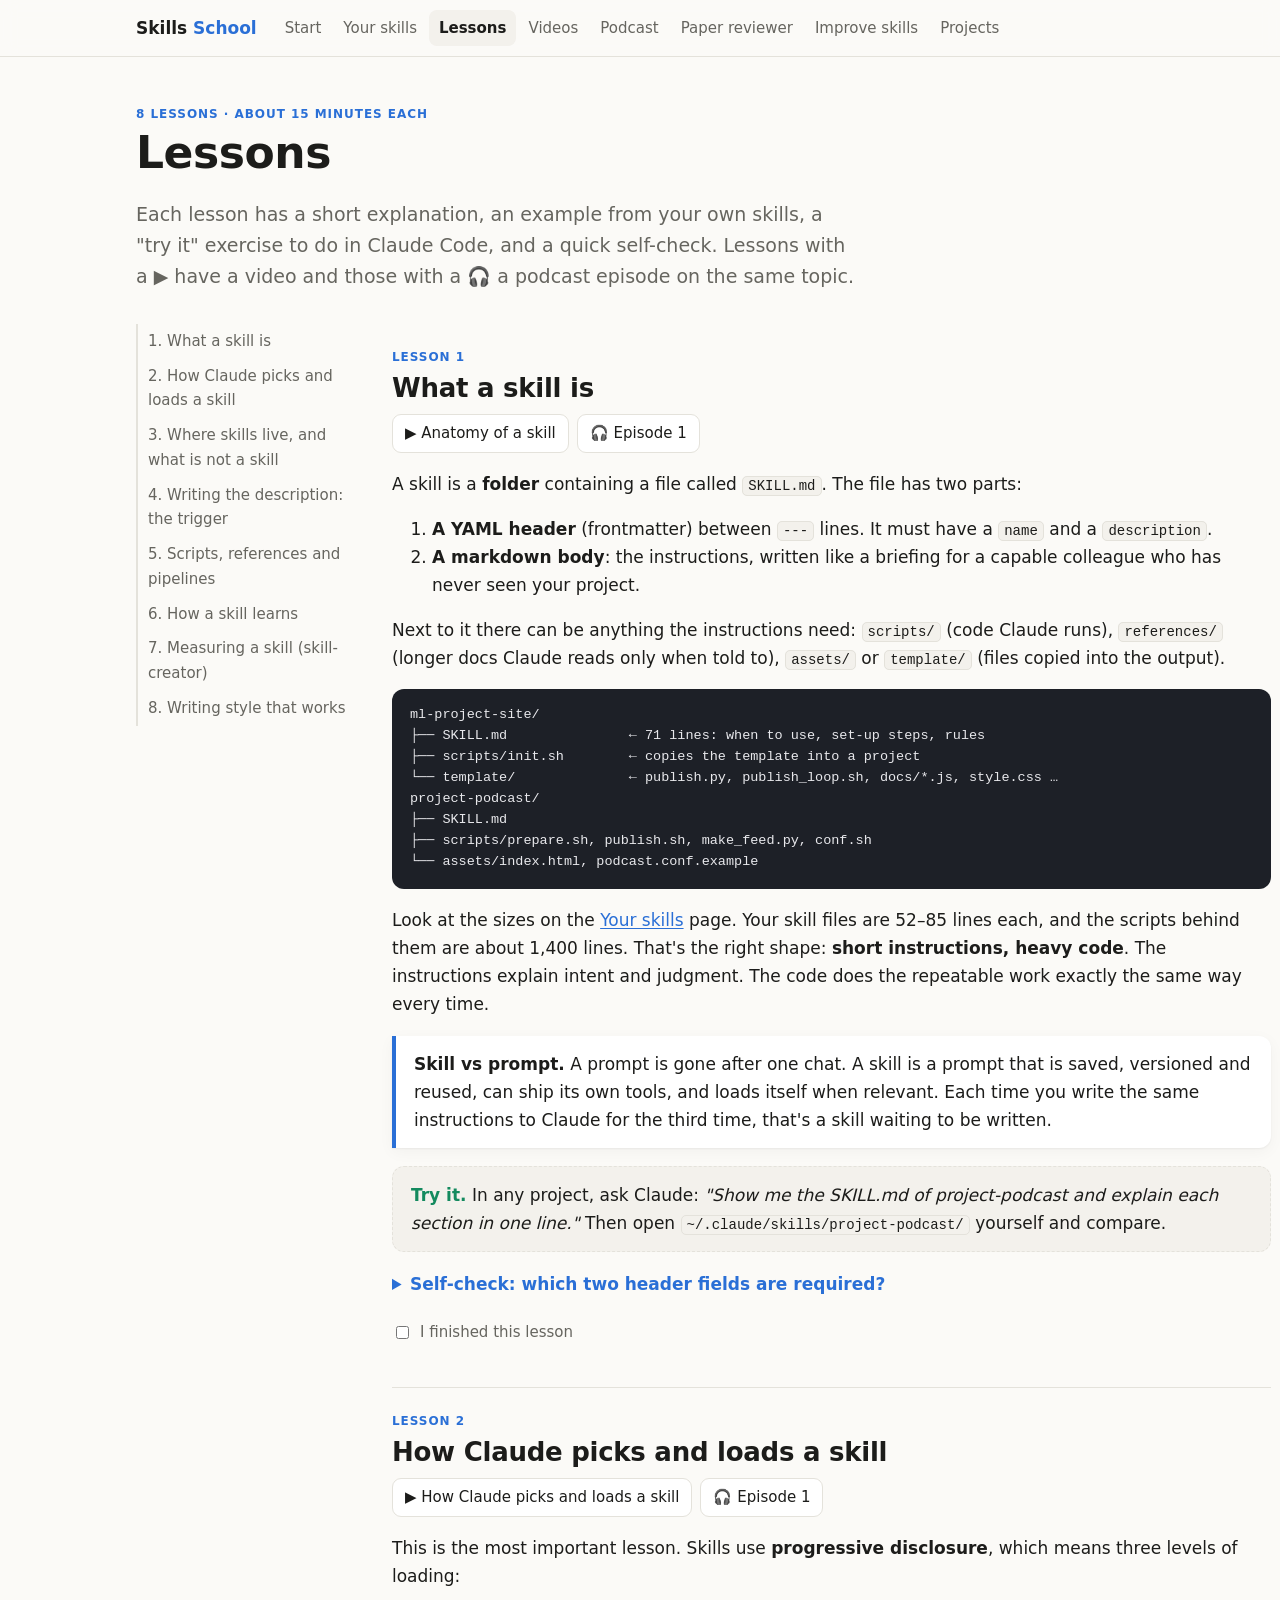
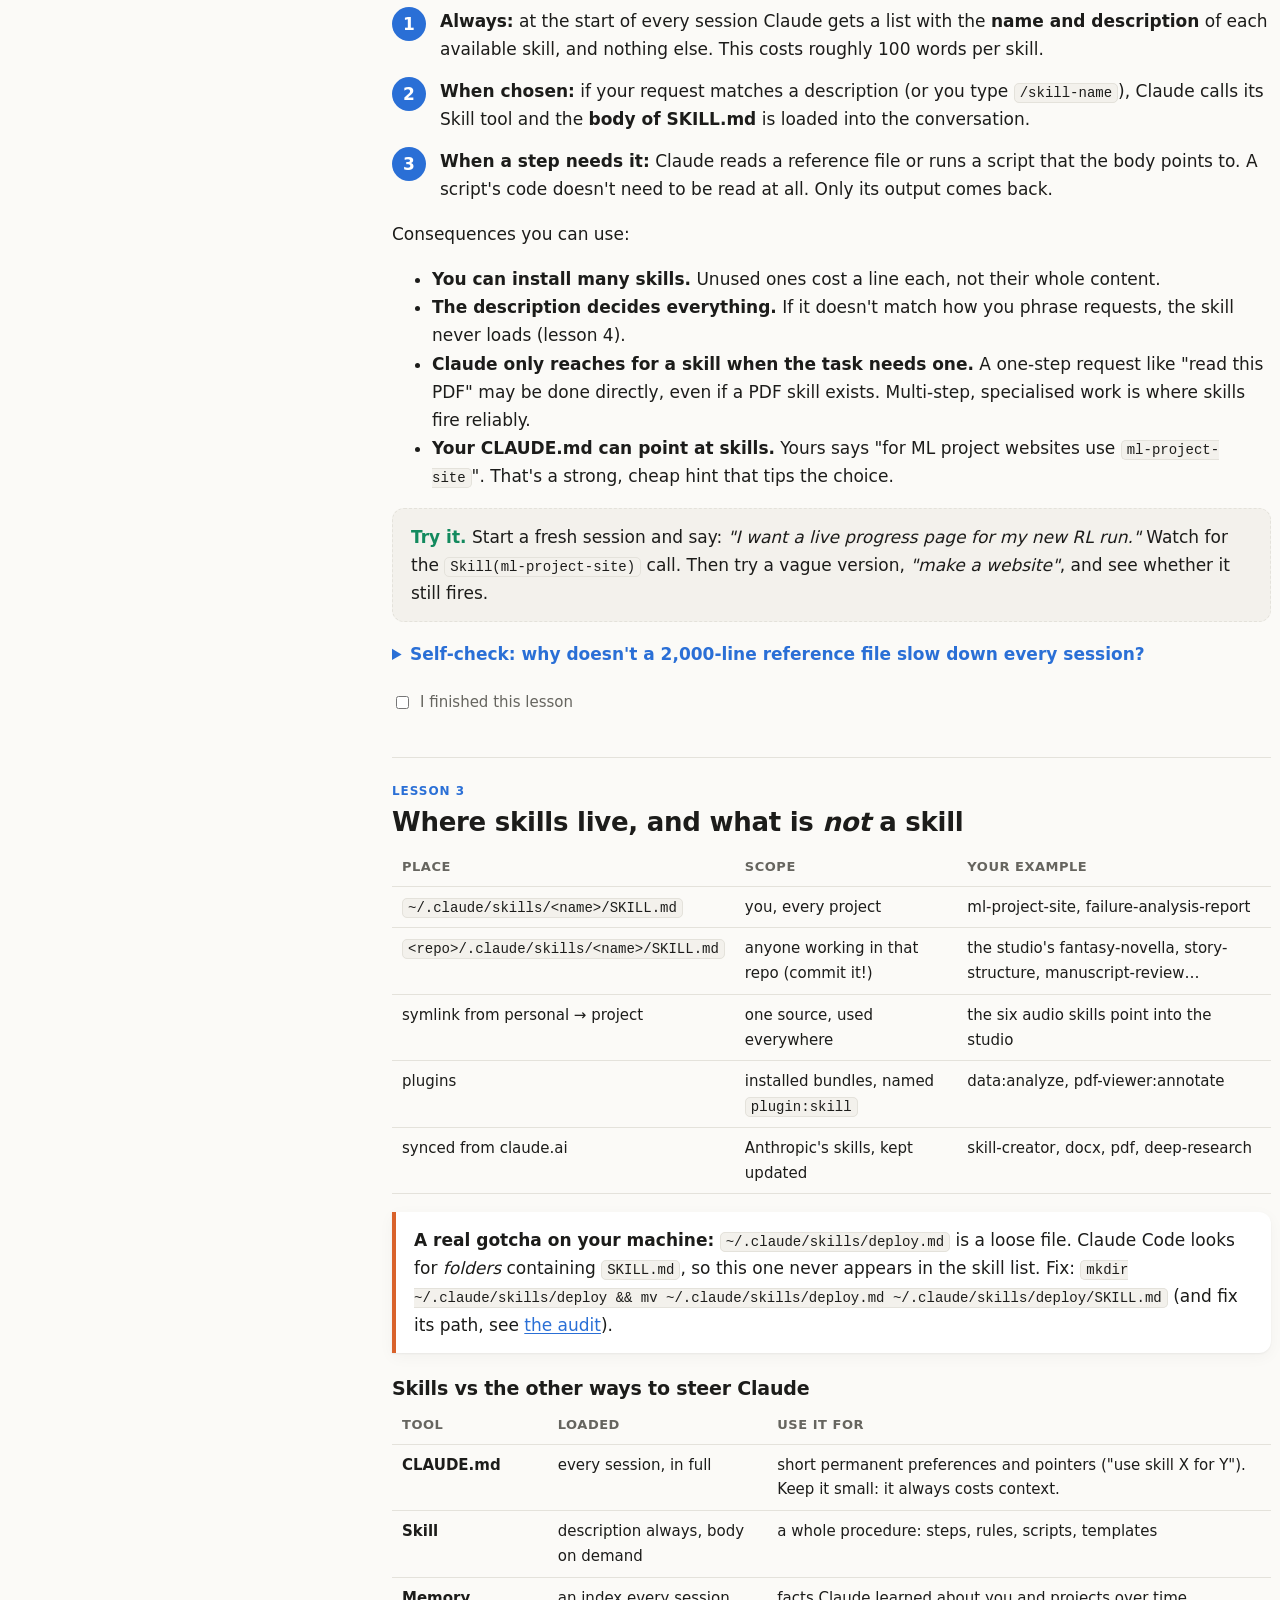
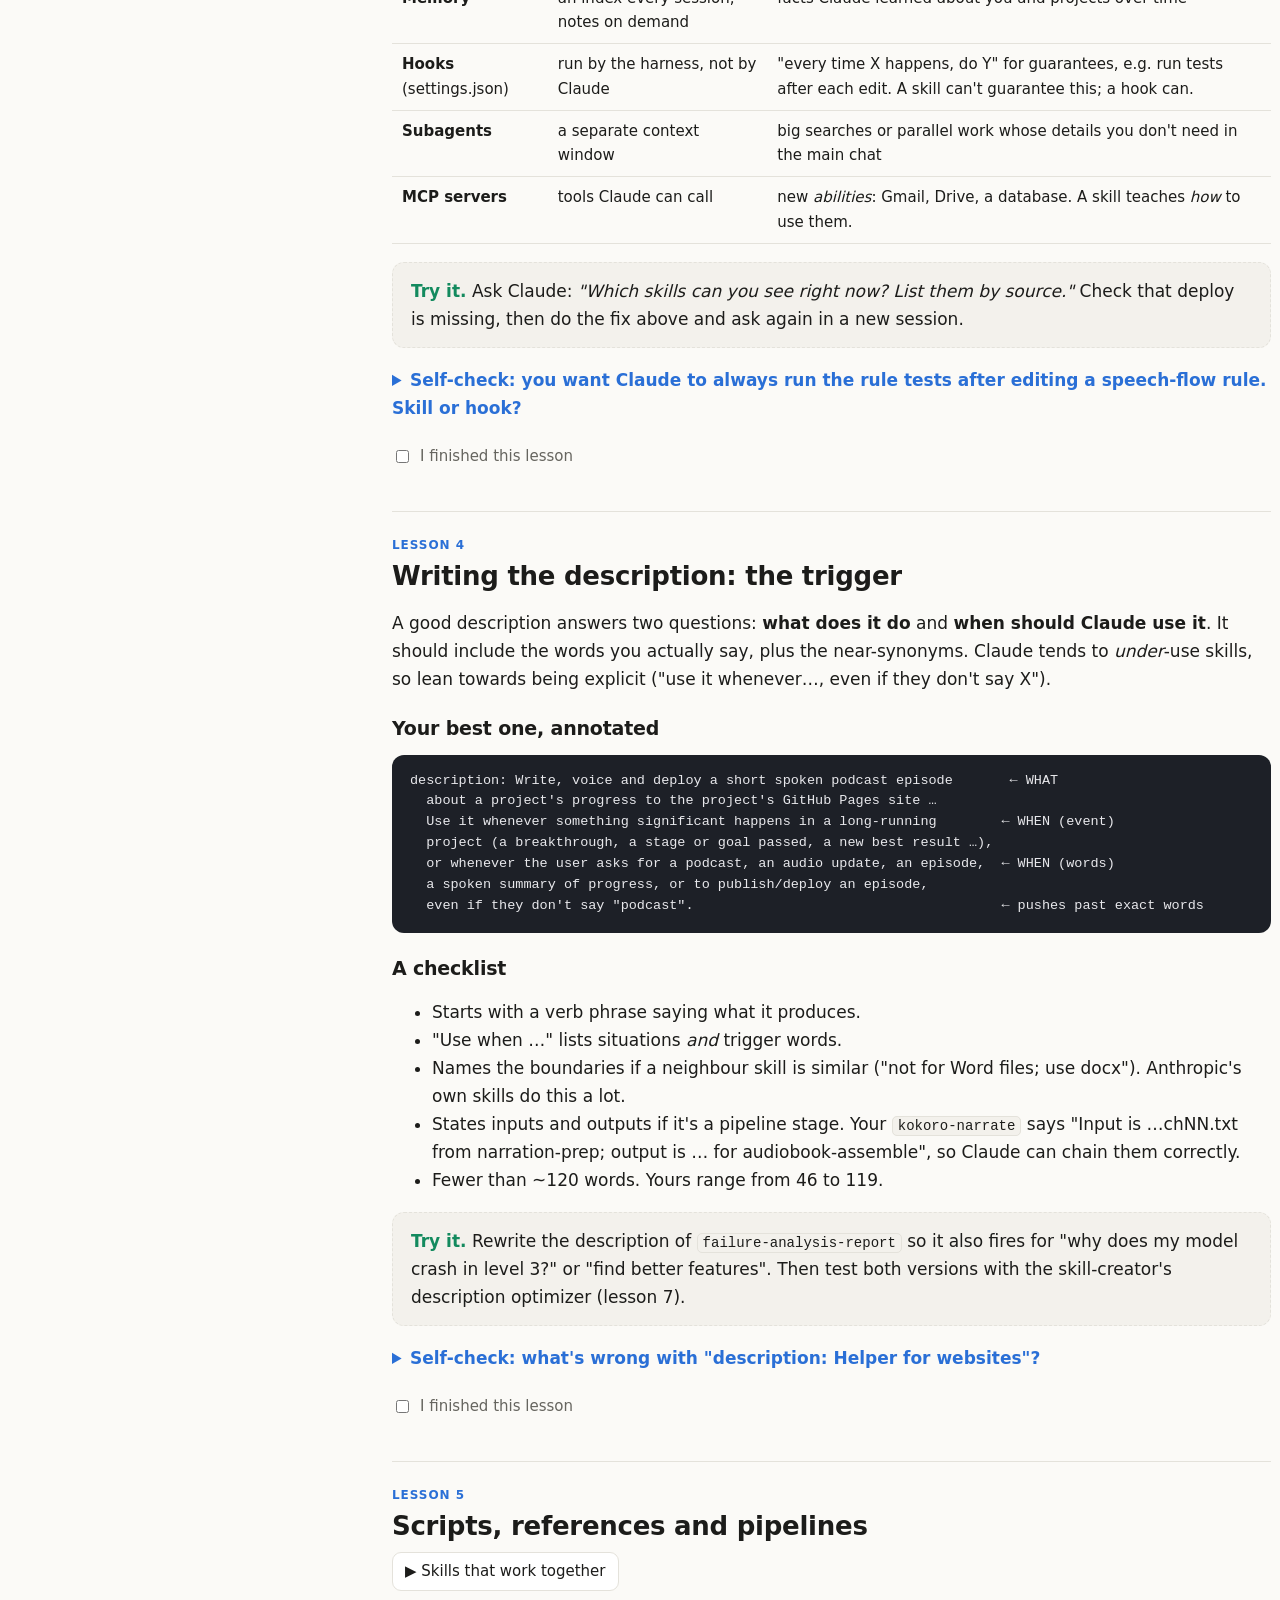
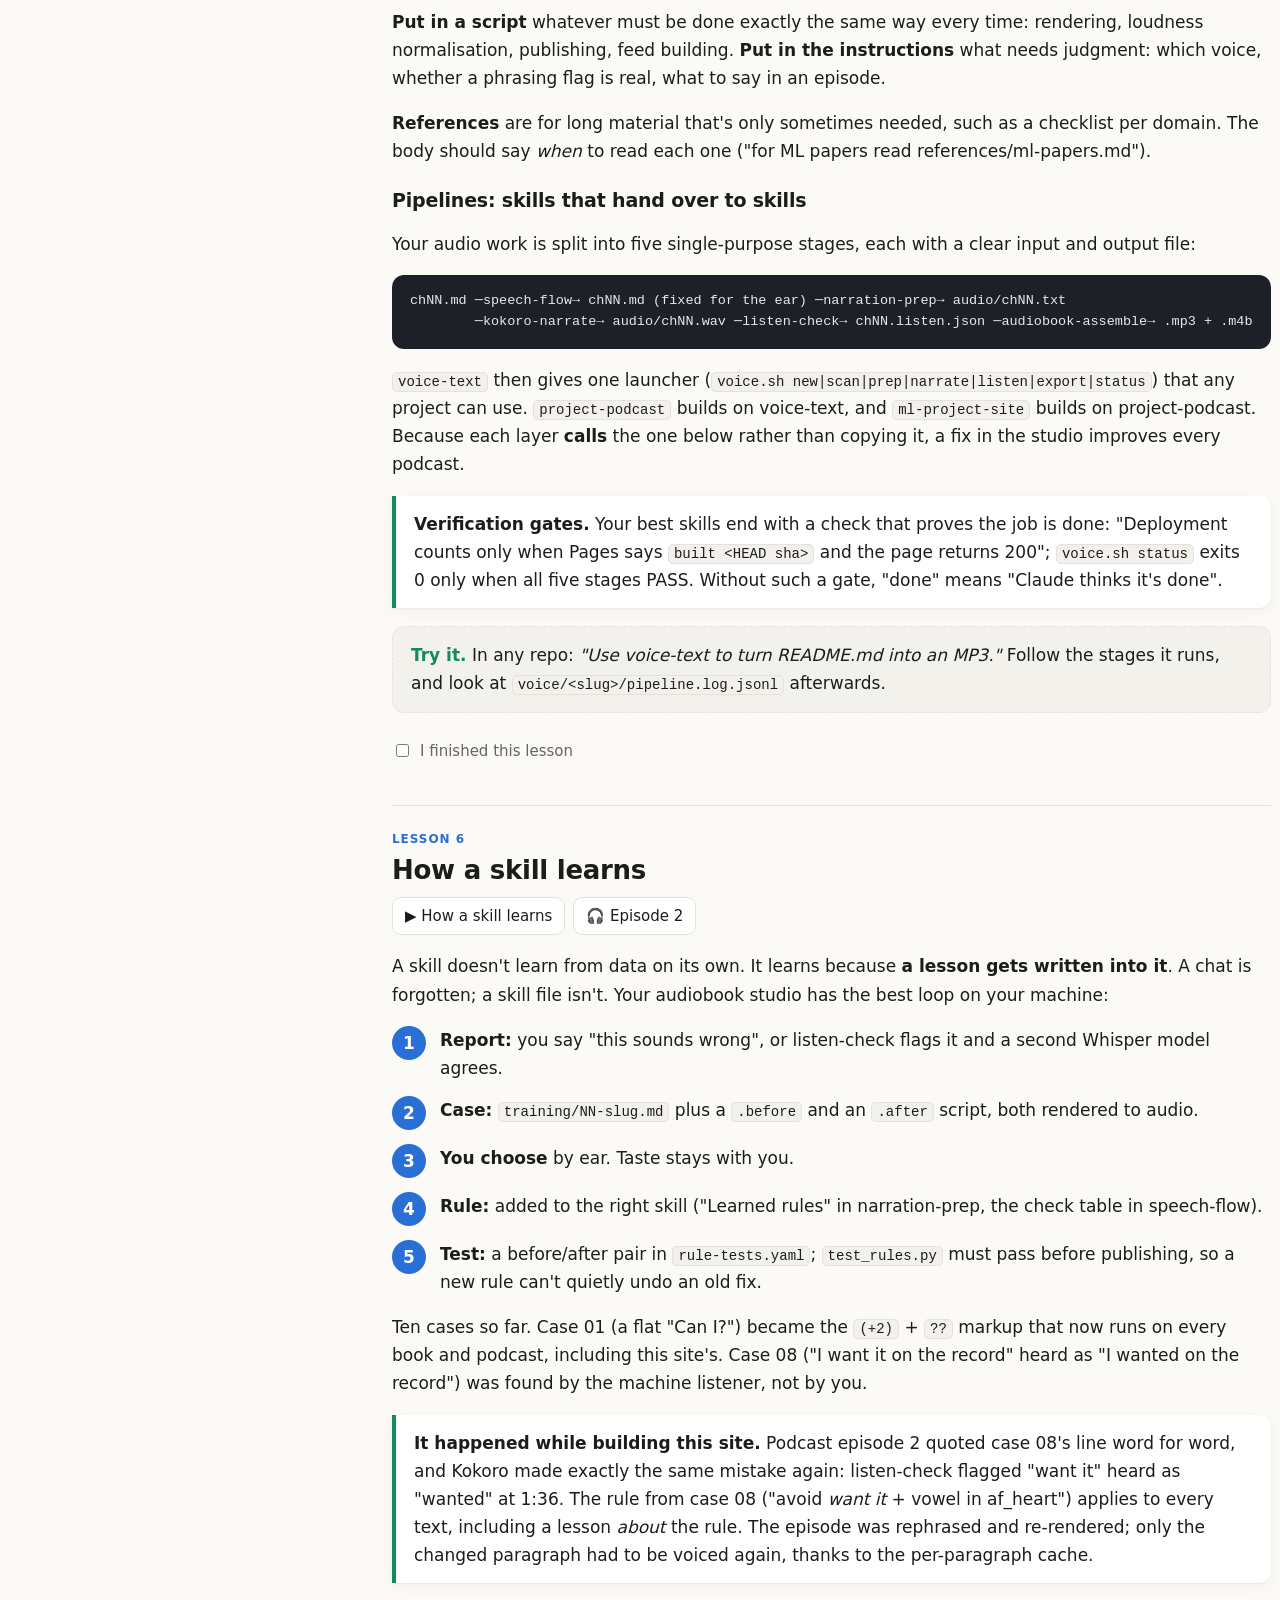
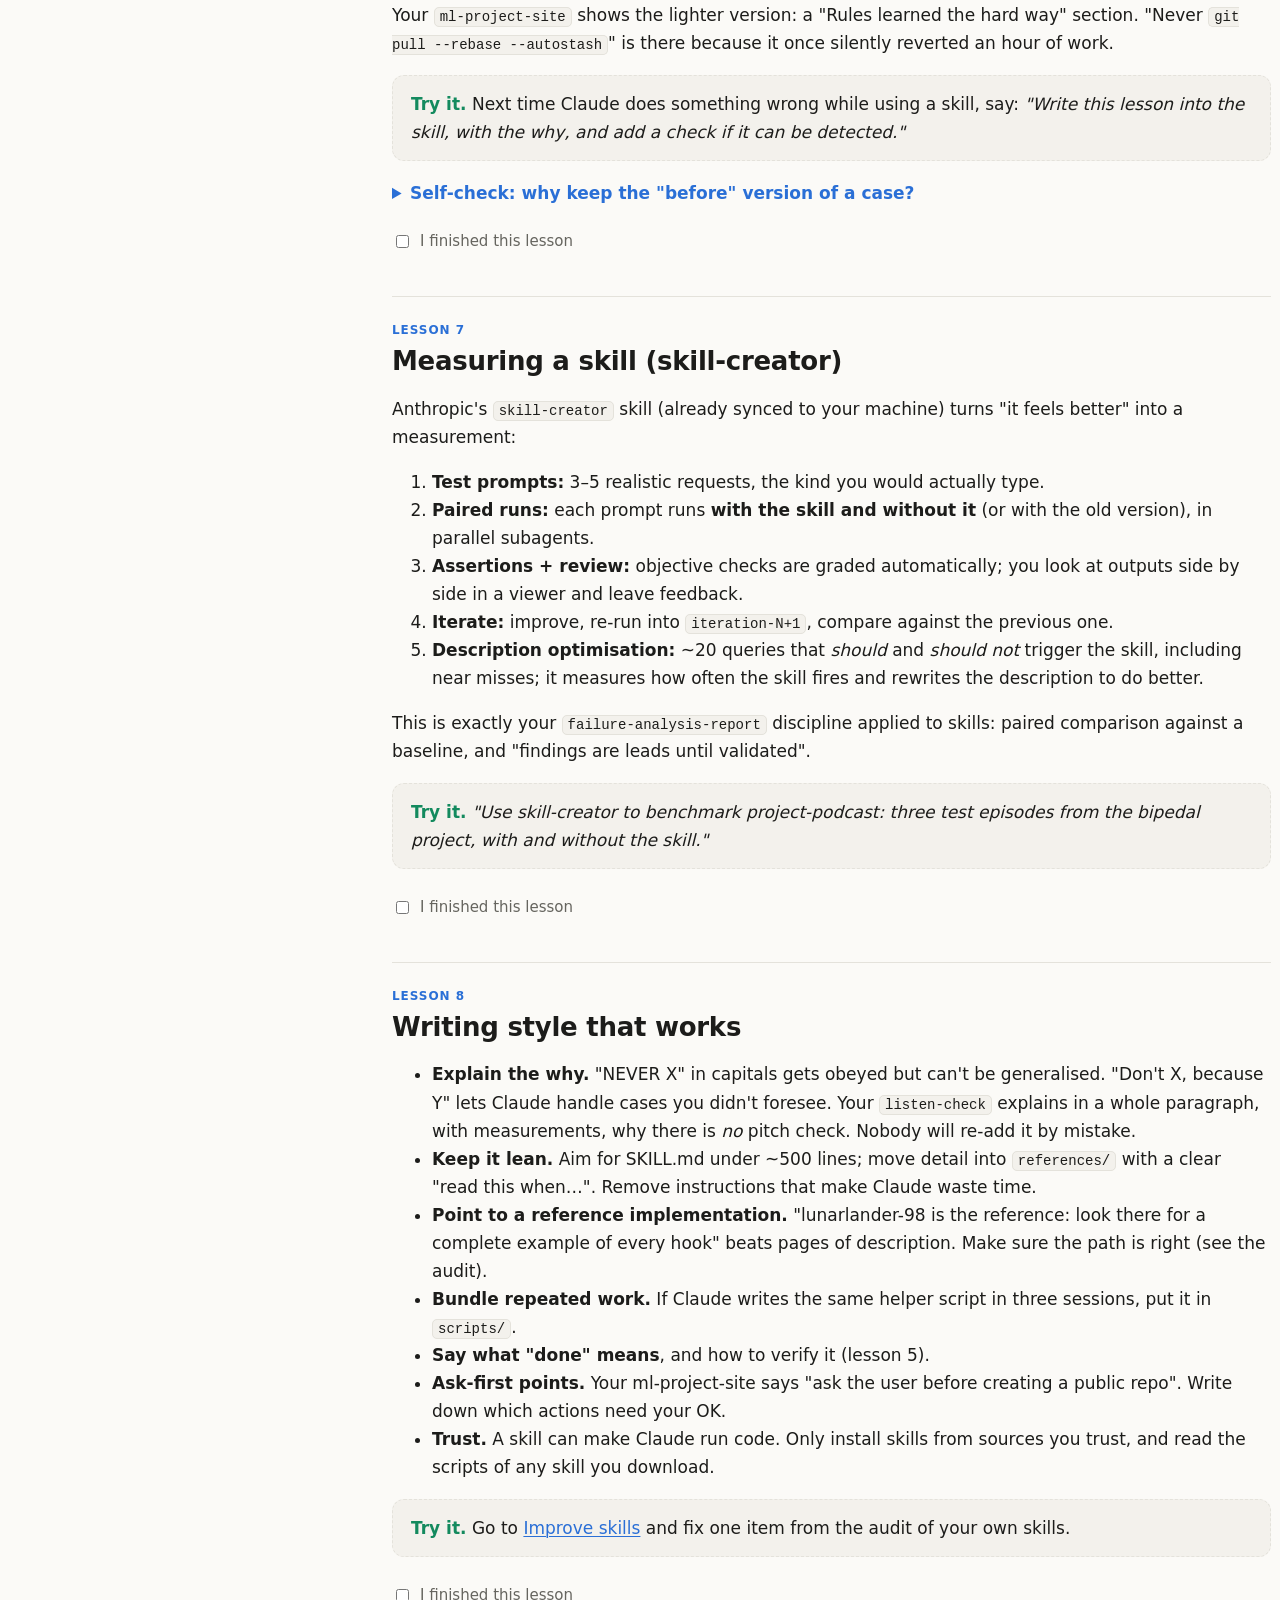
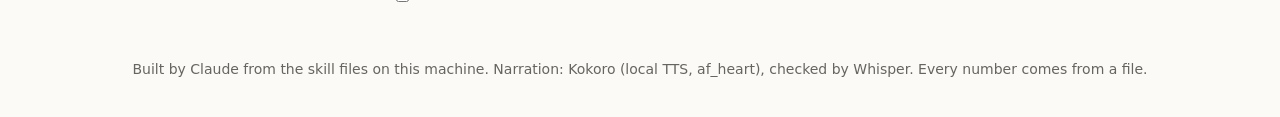
<file: docs/lessons.html>
<!doctype html>
<html lang="en">
<head>
<meta charset="utf-8"><meta name="viewport" content="width=device-width, initial-scale=1">
<title>Skills Lessons</title>
<link rel="stylesheet" href="style.css">
<style>
  .layout { display: grid; grid-template-columns: 220px 1fr; gap: 36px; }
  .toc { position: sticky; top: 76px; align-self: start; font-size: 15px; }
  .toc a { display: block; color: var(--muted); text-decoration: none; padding: 5px 0 5px 10px; border-left: 2px solid var(--line); }
  .toc a.done::after { content: " ✓"; color: var(--green); }
  .toc a:hover { color: var(--text); border-color: var(--accent); }
  .lesson { padding-top: 24px; border-top: 1px solid var(--line); margin-top: 40px; scroll-margin-top: 70px; }
  .lesson:first-of-type { border-top: 0; margin-top: 0; }
  .lesson h2 { margin-top: 4px; }
  .try { background: var(--sunk); border: 1px dashed var(--line); border-radius: 12px; padding: 14px 18px; margin: 18px 0; }
  .try b:first-child { color: var(--green); }
  .quiz { margin: 14px 0; }
  .doneLabel { display: inline-flex; gap: 8px; align-items: center; cursor: pointer; color: var(--muted); font-size: 15px; margin-top: 8px; }
  @media (max-width: 820px) { .layout { grid-template-columns: 1fr; } .toc { display: none; } }
</style>
</head>
<body data-root="." data-page="lessons">
<main class="wrap">
  <section class="hero">
    <div class="eyebrow">8 lessons · about 15 minutes each</div>
    <h1>Lessons</h1>
    <p class="lede">Each lesson has a short explanation, an example from your own skills, a "try it" exercise to do in Claude Code, and a quick self-check. Lessons with a ▶ have a video and those with a 🎧 a podcast episode on the same topic.</p>
  </section>
<div class="layout">
<nav class="toc" id="toc"></nav>
<div>

<!-- 1 -->
<section class="lesson" id="lesson-1">
  <div class="eyebrow">Lesson 1</div>
  <h2>What a skill is</h2>
  <div class="media-row"><a class="btn" href="videos.html#v1-anatomy">▶ Anatomy of a skill</a><a class="btn" href="podcast/index.html">🎧 Episode 1</a></div>
  <p>A skill is a <b>folder</b> containing a file called <code>SKILL.md</code>. The file has two parts:</p>
  <ol>
    <li><b>A YAML header</b> (frontmatter) between <code>---</code> lines. It must have a <code>name</code> and a <code>description</code>.</li>
    <li><b>A markdown body</b>: the instructions, written like a briefing for a capable colleague who has never seen your project.</li>
  </ol>
  <p>Next to it there can be anything the instructions need: <code>scripts/</code> (code Claude runs), <code>references/</code> (longer docs Claude reads only when told to), <code>assets/</code> or <code>template/</code> (files copied into the output).</p>
<pre><code>ml-project-site/
├── SKILL.md               ← 71 lines: when to use, set-up steps, rules
├── scripts/init.sh        ← copies the template into a project
└── template/              ← publish.py, publish_loop.sh, docs/*.js, style.css …
project-podcast/
├── SKILL.md
├── scripts/prepare.sh, publish.sh, make_feed.py, conf.sh
└── assets/index.html, podcast.conf.example</code></pre>
  <p>Look at the sizes on the <a href="skills.html">Your skills</a> page. Your skill files are 52–85 lines each, and the scripts behind them are about 1,400 lines. That's the right shape: <b>short instructions, heavy code</b>. The instructions explain intent and judgment. The code does the repeatable work exactly the same way every time.</p>
  <div class="callout"><b>Skill vs prompt.</b> A prompt is gone after one chat. A skill is a prompt that is saved, versioned and reused, can ship its own tools, and loads itself when relevant. Each time you write the same instructions to Claude for the third time, that's a skill waiting to be written.</div>
  <div class="try"><b>Try it.</b> In any project, ask Claude: <i>"Show me the SKILL.md of project-podcast and explain each section in one line."</i> Then open <code>~/.claude/skills/project-podcast/</code> yourself and compare.</div>
  <details class="quiz"><summary>Self-check: which two header fields are required?</summary><p><code>name</code> and <code>description</code>. Everything else is optional.</p></details>
</section>

<!-- 2 -->
<section class="lesson" id="lesson-2">
  <div class="eyebrow">Lesson 2</div>
  <h2>How Claude picks and loads a skill</h2>
  <div class="media-row"><a class="btn" href="videos.html#v2-loading">▶ How Claude picks and loads a skill</a><a class="btn" href="podcast/index.html">🎧 Episode 1</a></div>
  <p>This is the most important lesson. Skills use <b>progressive disclosure</b>, which means three levels of loading:</p>
  <div class="step"><div class="n">1</div><div><b>Always:</b> at the start of every session Claude gets a list with the <b>name and description</b> of each available skill, and nothing else. This costs roughly 100 words per skill.</div></div>
  <div class="step"><div class="n">2</div><div><b>When chosen:</b> if your request matches a description (or you type <code>/skill-name</code>), Claude calls its Skill tool and the <b>body of SKILL.md</b> is loaded into the conversation.</div></div>
  <div class="step"><div class="n">3</div><div><b>When a step needs it:</b> Claude reads a reference file or runs a script that the body points to. A script's code doesn't need to be read at all. Only its output comes back.</div></div>
  <p>Consequences you can use:</p>
  <ul>
    <li><b>You can install many skills.</b> Unused ones cost a line each, not their whole content.</li>
    <li><b>The description decides everything.</b> If it doesn't match how you phrase requests, the skill never loads (lesson 4).</li>
    <li><b>Claude only reaches for a skill when the task needs one.</b> A one-step request like "read this PDF" may be done directly, even if a PDF skill exists. Multi-step, specialised work is where skills fire reliably.</li>
    <li><b>Your CLAUDE.md can point at skills.</b> Yours says "for ML project websites use <code>ml-project-site</code>". That's a strong, cheap hint that tips the choice.</li>
  </ul>
  <div class="try"><b>Try it.</b> Start a fresh session and say: <i>"I want a live progress page for my new RL run."</i> Watch for the <code>Skill(ml-project-site)</code> call. Then try a vague version, <i>"make a website"</i>, and see whether it still fires.</div>
  <details class="quiz"><summary>Self-check: why doesn't a 2,000-line reference file slow down every session?</summary><p>Because it's level 3: it's only read when a step in SKILL.md says to read it. Until then, only the description (level 1) is in context.</p></details>
</section>

<!-- 3 -->
<section class="lesson" id="lesson-3">
  <div class="eyebrow">Lesson 3</div>
  <h2>Where skills live, and what is <i>not</i> a skill</h2>
  <div class="tablewrap"><table>
    <tr><th>Place</th><th>Scope</th><th>Your example</th></tr>
    <tr><td><code>~/.claude/skills/&lt;name&gt;/SKILL.md</code></td><td>you, every project</td><td>ml-project-site, failure-analysis-report</td></tr>
    <tr><td><code>&lt;repo&gt;/.claude/skills/&lt;name&gt;/SKILL.md</code></td><td>anyone working in that repo (commit it!)</td><td>the studio's fantasy-novella, story-structure, manuscript-review…</td></tr>
    <tr><td>symlink from personal → project</td><td>one source, used everywhere</td><td>the six audio skills point into the studio</td></tr>
    <tr><td>plugins</td><td>installed bundles, named <code>plugin:skill</code></td><td>data:analyze, pdf-viewer:annotate</td></tr>
    <tr><td>synced from claude.ai</td><td>Anthropic's skills, kept updated</td><td>skill-creator, docx, pdf, deep-research</td></tr>
  </table></div>
  <div class="callout warn"><b>A real gotcha on your machine:</b> <code>~/.claude/skills/deploy.md</code> is a loose file. Claude Code looks for <i>folders</i> containing <code>SKILL.md</code>, so this one never appears in the skill list. Fix: <code>mkdir ~/.claude/skills/deploy && mv ~/.claude/skills/deploy.md ~/.claude/skills/deploy/SKILL.md</code> (and fix its path, see <a href="improve.html#audit">the audit</a>).</div>
  <h3>Skills vs the other ways to steer Claude</h3>
  <div class="tablewrap"><table>
    <tr><th>Tool</th><th>Loaded</th><th>Use it for</th></tr>
    <tr><td><b>CLAUDE.md</b></td><td>every session, in full</td><td>short permanent preferences and pointers ("use skill X for Y"). Keep it small: it always costs context.</td></tr>
    <tr><td><b>Skill</b></td><td>description always, body on demand</td><td>a whole procedure: steps, rules, scripts, templates</td></tr>
    <tr><td><b>Memory</b></td><td>an index every session, notes on demand</td><td>facts Claude learned about you and projects over time</td></tr>
    <tr><td><b>Hooks</b> (settings.json)</td><td>run by the harness, not by Claude</td><td>"every time X happens, do Y" for guarantees, e.g. run tests after each edit. A skill can't guarantee this; a hook can.</td></tr>
    <tr><td><b>Subagents</b></td><td>a separate context window</td><td>big searches or parallel work whose details you don't need in the main chat</td></tr>
    <tr><td><b>MCP servers</b></td><td>tools Claude can call</td><td>new <i>abilities</i>: Gmail, Drive, a database. A skill teaches <i>how</i> to use them.</td></tr>
  </table></div>
  <div class="try"><b>Try it.</b> Ask Claude: <i>"Which skills can you see right now? List them by source."</i> Check that deploy is missing, then do the fix above and ask again in a new session.</div>
  <details class="quiz"><summary>Self-check: you want Claude to always run the rule tests after editing a speech-flow rule. Skill or hook?</summary><p>For a guarantee, a hook (PostToolUse on edits to that path). The skill already <i>asks</i> for it, which works most of the time; a hook makes it certain.</p></details>
</section>

<!-- 4 -->
<section class="lesson" id="lesson-4">
  <div class="eyebrow">Lesson 4</div>
  <h2>Writing the description: the trigger</h2>
  <p>A good description answers two questions: <b>what does it do</b> and <b>when should Claude use it</b>. It should include the words you actually say, plus the near-synonyms. Claude tends to <i>under</i>-use skills, so lean towards being explicit ("use it whenever…, even if they don't say X").</p>
  <h3>Your best one, annotated</h3>
<pre><code>description: Write, voice and deploy a short spoken podcast episode       ← WHAT
  about a project's progress to the project's GitHub Pages site …
  Use it whenever something significant happens in a long-running        ← WHEN (event)
  project (a breakthrough, a stage or goal passed, a new best result …),
  or whenever the user asks for a podcast, an audio update, an episode,  ← WHEN (words)
  a spoken summary of progress, or to publish/deploy an episode,
  even if they don't say "podcast".                                      ← pushes past exact words</code></pre>
  <h3>A checklist</h3>
  <ul>
    <li>Starts with a verb phrase saying what it produces.</li>
    <li>"Use when …" lists situations <i>and</i> trigger words.</li>
    <li>Names the boundaries if a neighbour skill is similar ("not for Word files; use docx"). Anthropic's own skills do this a lot.</li>
    <li>States inputs and outputs if it's a pipeline stage. Your <code>kokoro-narrate</code> says "Input is …chNN.txt from narration-prep; output is … for audiobook-assemble", so Claude can chain them correctly.</li>
    <li>Fewer than ~120 words. Yours range from 46 to 119.</li>
  </ul>
  <div class="try"><b>Try it.</b> Rewrite the description of <code>failure-analysis-report</code> so it also fires for "why does my model crash in level 3?" or "find better features". Then test both versions with the skill-creator's description optimizer (lesson 7).</div>
  <details class="quiz"><summary>Self-check: what's wrong with "description: Helper for websites"?</summary><p>No "when", no trigger words, no boundaries. Claude can't tell when it applies, so it will rarely be chosen and sometimes chosen wrongly.</p></details>
</section>

<!-- 5 -->
<section class="lesson" id="lesson-5">
  <div class="eyebrow">Lesson 5</div>
  <h2>Scripts, references and pipelines</h2>
  <div class="media-row"><a class="btn" href="videos.html#v3-pipeline">▶ Skills that work together</a></div>
  <p><b>Put in a script</b> whatever must be done exactly the same way every time: rendering, loudness normalisation, publishing, feed building. <b>Put in the instructions</b> what needs judgment: which voice, whether a phrasing flag is real, what to say in an episode. </p>
  <p><b>References</b> are for long material that's only sometimes needed, such as a checklist per domain. The body should say <i>when</i> to read each one ("for ML papers read references/ml-papers.md").</p>
  <h3>Pipelines: skills that hand over to skills</h3>
  <p>Your audio work is split into five single-purpose stages, each with a clear input and output file:</p>
<pre><code>chNN.md ─speech-flow→ chNN.md (fixed for the ear) ─narration-prep→ audio/chNN.txt
        ─kokoro-narrate→ audio/chNN.wav ─listen-check→ chNN.listen.json ─audiobook-assemble→ .mp3 + .m4b</code></pre>
  <p><code>voice-text</code> then gives one launcher (<code>voice.sh new|scan|prep|narrate|listen|export|status</code>) that any project can use. <code>project-podcast</code> builds on voice-text, and <code>ml-project-site</code> builds on project-podcast. Because each layer <b>calls</b> the one below rather than copying it, a fix in the studio improves every podcast.</p>
  <div class="callout good"><b>Verification gates.</b> Your best skills end with a check that proves the job is done: "Deployment counts only when Pages says <code>built &lt;HEAD sha&gt;</code> and the page returns 200"; <code>voice.sh status</code> exits 0 only when all five stages PASS. Without such a gate, "done" means "Claude thinks it's done".</div>
  <div class="try"><b>Try it.</b> In any repo: <i>"Use voice-text to turn README.md into an MP3."</i> Follow the stages it runs, and look at <code>voice/&lt;slug&gt;/pipeline.log.jsonl</code> afterwards.</div>
</section>

<!-- 6 -->
<section class="lesson" id="lesson-6">
  <div class="eyebrow">Lesson 6</div>
  <h2>How a skill learns</h2>
  <div class="media-row"><a class="btn" href="videos.html#v4-learning">▶ How a skill learns</a><a class="btn" href="podcast/index.html">🎧 Episode 2</a></div>
  <p>A skill doesn't learn from data on its own. It learns because <b>a lesson gets written into it</b>. A chat is forgotten; a skill file isn't. Your audiobook studio has the best loop on your machine:</p>
  <div class="step"><div class="n">1</div><div><b>Report:</b> you say "this sounds wrong", or listen-check flags it and a second Whisper model agrees.</div></div>
  <div class="step"><div class="n">2</div><div><b>Case:</b> <code>training/NN-slug.md</code> plus a <code>.before</code> and an <code>.after</code> script, both rendered to audio.</div></div>
  <div class="step"><div class="n">3</div><div><b>You choose</b> by ear. Taste stays with you.</div></div>
  <div class="step"><div class="n">4</div><div><b>Rule:</b> added to the right skill ("Learned rules" in narration-prep, the check table in speech-flow).</div></div>
  <div class="step"><div class="n">5</div><div><b>Test:</b> a before/after pair in <code>rule-tests.yaml</code>; <code>test_rules.py</code> must pass before publishing, so a new rule can't quietly undo an old fix.</div></div>
  <p>Ten cases so far. Case 01 (a flat "Can I?") became the <code>(+2)</code> + <code>??</code> markup that now runs on every book and podcast, including this site's. Case 08 ("I want it on the record" heard as "I wanted on the record") was found by the machine listener, not by you.</p>
  <div class="callout good"><b>It happened while building this site.</b> Podcast episode 2 quoted case 08's line word for word, and Kokoro made exactly the same mistake again: listen-check flagged "want it" heard as "wanted" at 1:36. The rule from case 08 ("avoid <i>want it</i> + vowel in af_heart") applies to every text, including a lesson <i>about</i> the rule. The episode was rephrased and re-rendered; only the changed paragraph had to be voiced again, thanks to the per-paragraph cache.</div>
  <p>Your <code>ml-project-site</code> shows the lighter version: a "Rules learned the hard way" section. "Never <code>git pull --rebase --autostash</code>" is there because it once silently reverted an hour of work.</p>
  <div class="try"><b>Try it.</b> Next time Claude does something wrong while using a skill, say: <i>"Write this lesson into the skill, with the why, and add a check if it can be detected."</i></div>
  <details class="quiz"><summary>Self-check: why keep the "before" version of a case?</summary><p>So you can hear (or test) that the rule really made the difference, and re-check old cases when rules change later.</p></details>
</section>

<!-- 7 -->
<section class="lesson" id="lesson-7">
  <div class="eyebrow">Lesson 7</div>
  <h2>Measuring a skill (skill-creator)</h2>
  <p>Anthropic's <code>skill-creator</code> skill (already synced to your machine) turns "it feels better" into a measurement:</p>
  <ol>
    <li><b>Test prompts:</b> 3–5 realistic requests, the kind you would actually type.</li>
    <li><b>Paired runs:</b> each prompt runs <b>with the skill and without it</b> (or with the old version), in parallel subagents.</li>
    <li><b>Assertions + review:</b> objective checks are graded automatically; you look at outputs side by side in a viewer and leave feedback.</li>
    <li><b>Iterate:</b> improve, re-run into <code>iteration-N+1</code>, compare against the previous one.</li>
    <li><b>Description optimisation:</b> ~20 queries that <i>should</i> and <i>should not</i> trigger the skill, including near misses; it measures how often the skill fires and rewrites the description to do better.</li>
  </ol>
  <p>This is exactly your <code>failure-analysis-report</code> discipline applied to skills: paired comparison against a baseline, and "findings are leads until validated".</p>
  <div class="try"><b>Try it.</b> <i>"Use skill-creator to benchmark project-podcast: three test episodes from the bipedal project, with and without the skill."</i></div>
</section>

<!-- 8 -->
<section class="lesson" id="lesson-8">
  <div class="eyebrow">Lesson 8</div>
  <h2>Writing style that works</h2>
  <ul>
    <li><b>Explain the why.</b> "NEVER X" in capitals gets obeyed but can't be generalised. "Don't X, because Y" lets Claude handle cases you didn't foresee. Your <code>listen-check</code> explains in a whole paragraph, with measurements, why there is <i>no</i> pitch check. Nobody will re-add it by mistake.</li>
    <li><b>Keep it lean.</b> Aim for SKILL.md under ~500 lines; move detail into <code>references/</code> with a clear "read this when…". Remove instructions that make Claude waste time.</li>
    <li><b>Point to a reference implementation.</b> "lunarlander-98 is the reference: look there for a complete example of every hook" beats pages of description. Make sure the path is right (see the audit).</li>
    <li><b>Bundle repeated work.</b> If Claude writes the same helper script in three sessions, put it in <code>scripts/</code>.</li>
    <li><b>Say what "done" means</b>, and how to verify it (lesson 5).</li>
    <li><b>Ask-first points.</b> Your ml-project-site says "ask the user before creating a public repo". Write down which actions need your OK.</li>
    <li><b>Trust.</b> A skill can make Claude run code. Only install skills from sources you trust, and read the scripts of any skill you download.</li>
  </ul>
  <div class="try"><b>Try it.</b> Go to <a href="improve.html">Improve skills</a> and fix one item from the audit of your own skills.</div>
</section>

</div></div>
</main>
<script src="nav.js"></script>
<script>
// Per-viewer progress (a convenience only; the page works without it).
const store = { get(k) { try { return localStorage.getItem(k); } catch (e) { return null; } }, set(k, v) { try { localStorage.setItem(k, v); } catch (e) {} } };
const toc = document.getElementById('toc');
document.querySelectorAll('.lesson').forEach(sec => {
  const id = sec.id, title = sec.querySelector('h2').textContent;
  const a = document.createElement('a'); a.href = '#' + id; a.textContent = sec.querySelector('.eyebrow').textContent.replace('Lesson ', '') + '. ' + title;
  toc.append(a);
  const lab = document.createElement('label'); lab.className = 'doneLabel';
  const cb = document.createElement('input'); cb.type = 'checkbox'; cb.checked = store.get('done-' + id) === '1';
  a.classList.toggle('done', cb.checked);
  cb.onchange = () => { store.set('done-' + id, cb.checked ? '1' : '0'); a.classList.toggle('done', cb.checked); };
  lab.append(cb, ' I finished this lesson'); sec.append(lab);
});
</script>
</body>
</html>
</file>
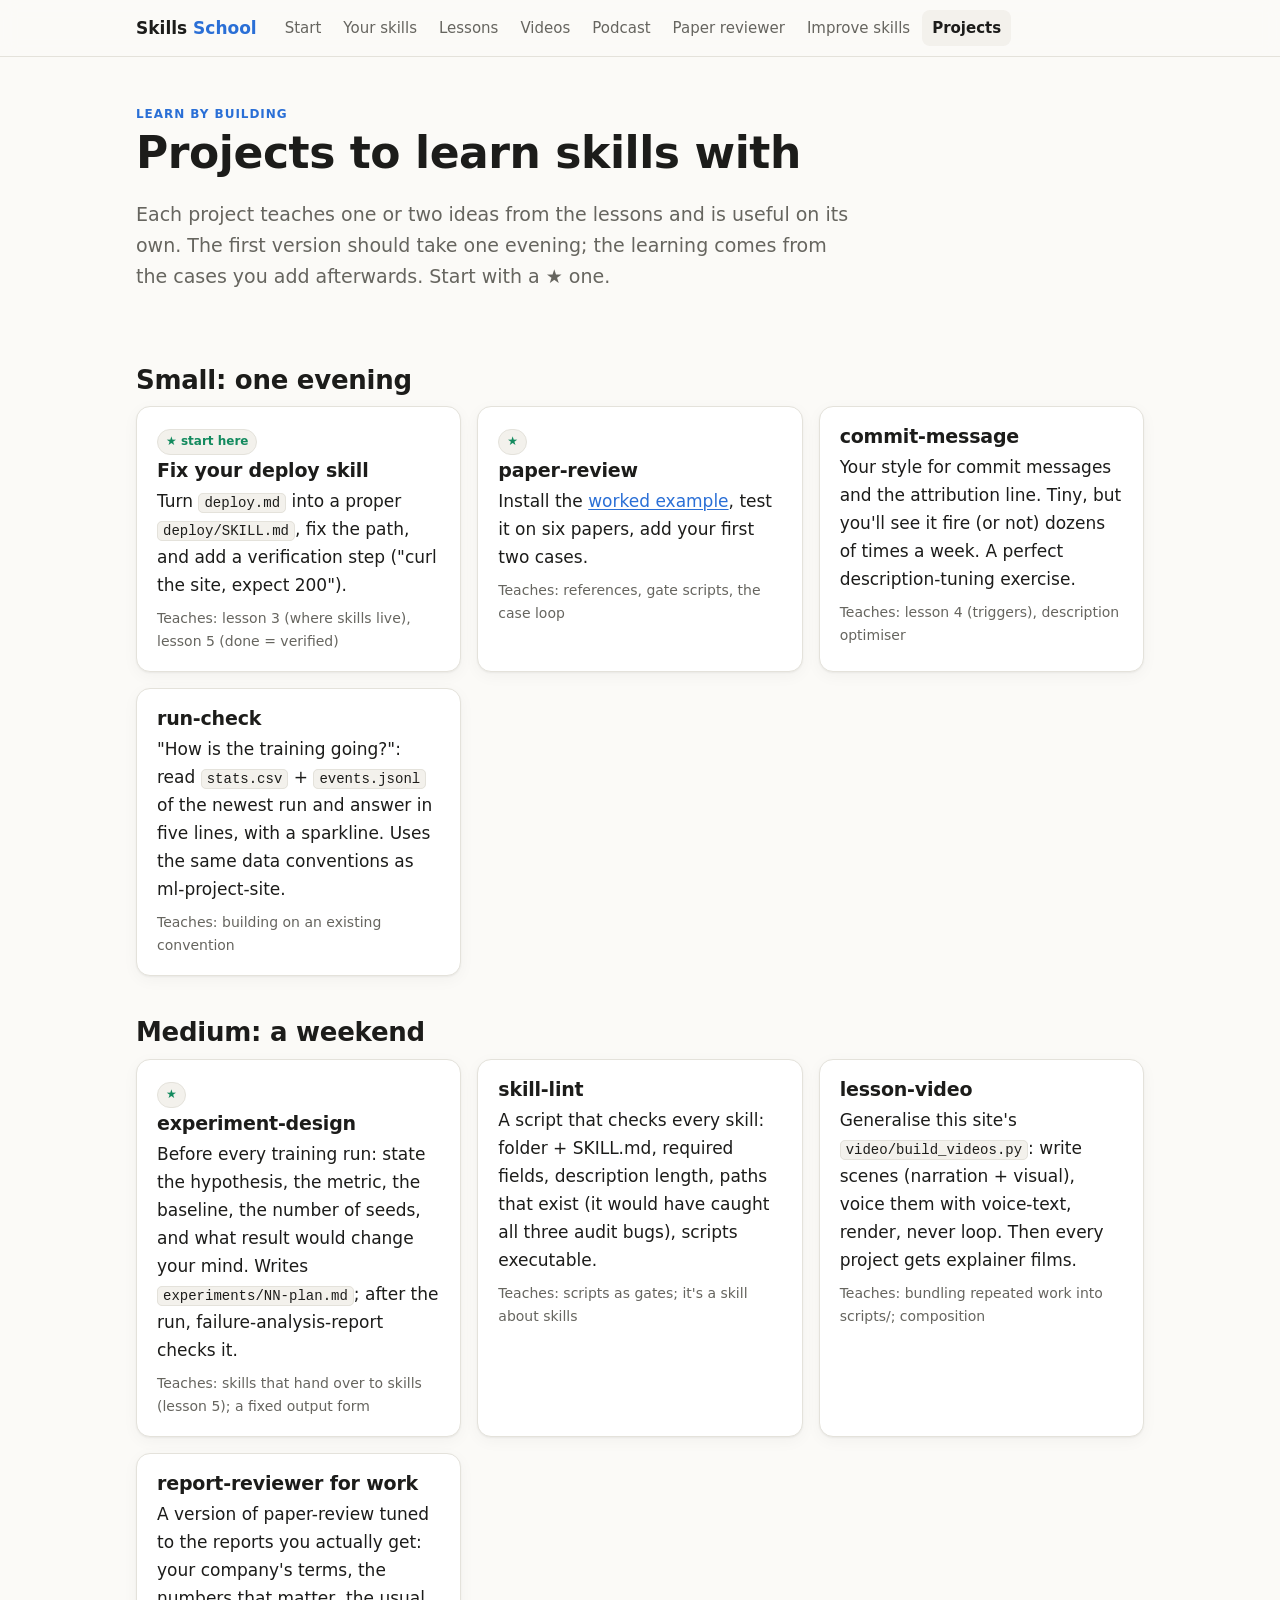
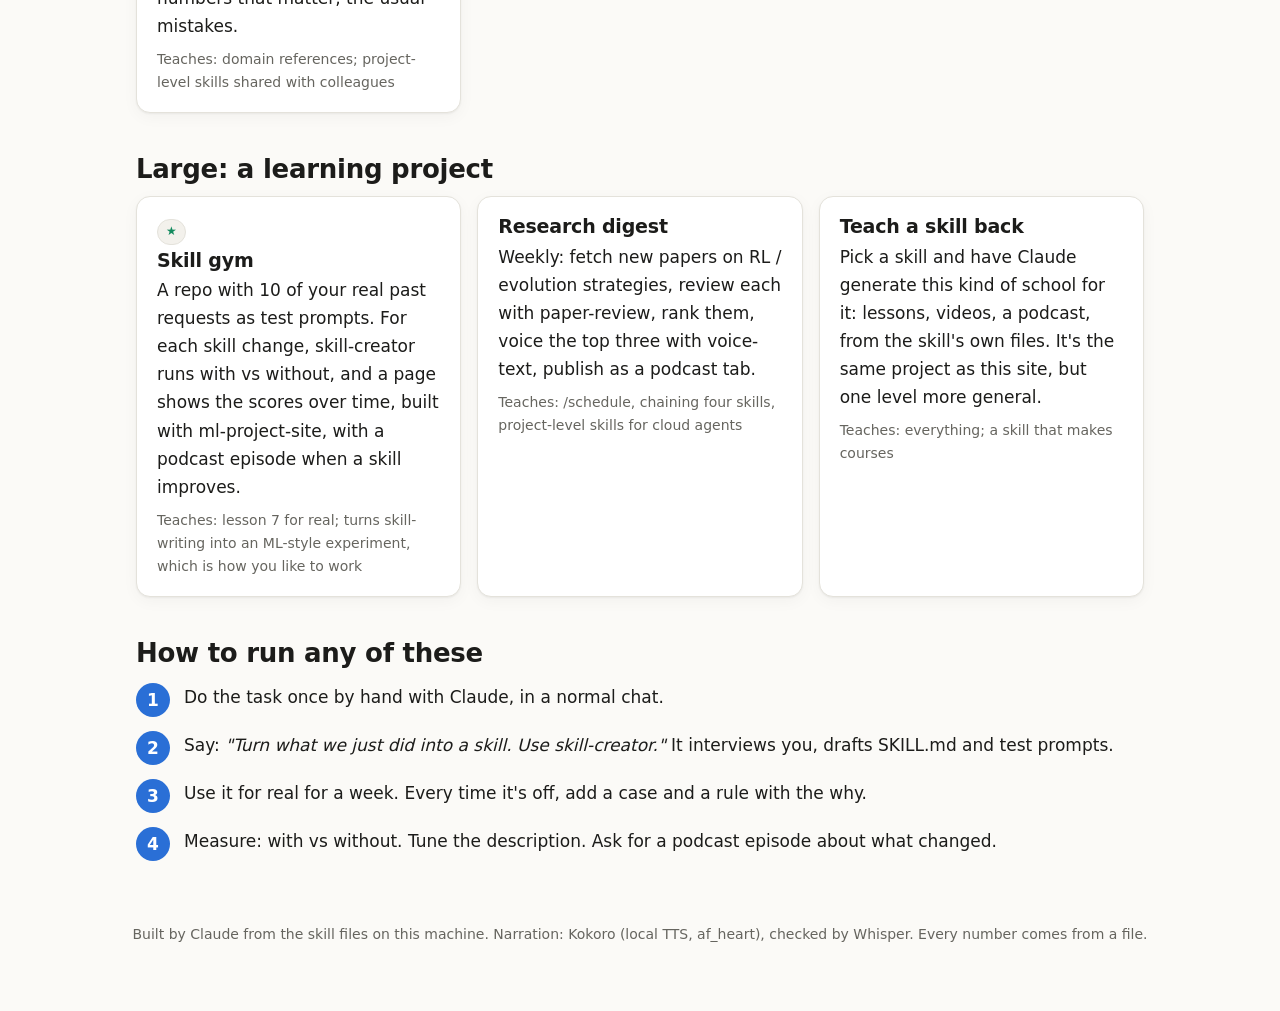
<file: docs/projects.html>
<!doctype html>
<html lang="en">
<head>
<meta charset="utf-8"><meta name="viewport" content="width=device-width, initial-scale=1">
<title>Skill Projects</title>
<link rel="stylesheet" href="style.css">
<style>.proj h3 { margin-bottom: 4px; } .proj .learn { font-size: 14px; color: var(--muted); margin-top: 8px; } .proj .first { font-size: 14.5px; margin-top: 8px; }</style>
</head>
<body data-root="." data-page="projects">
<main class="wrap">
  <section class="hero">
    <div class="eyebrow">Learn by building</div>
    <h1>Projects to learn skills with</h1>
    <p class="lede">Each project teaches one or two ideas from the lessons and is useful on its own. The first version should take one evening; the learning comes from the cases you add afterwards. Start with a ★ one.</p>
  </section>

  <h2>Small: one evening</h2>
  <div class="grid">
    <div class="card proj"><span class="tag green">★ start here</span><h3>Fix your deploy skill</h3>Turn <code>deploy.md</code> into a proper <code>deploy/SKILL.md</code>, fix the path, and add a verification step ("curl the site, expect 200").<div class="learn">Teaches: lesson 3 (where skills live), lesson 5 (done = verified)</div></div>
    <div class="card proj"><span class="tag green">★</span><h3>paper-review</h3>Install the <a href="example.html">worked example</a>, test it on six papers, add your first two cases.<div class="learn">Teaches: references, gate scripts, the case loop</div></div>
    <div class="card proj"><h3>commit-message</h3>Your style for commit messages and the attribution line. Tiny, but you'll see it fire (or not) dozens of times a week. A perfect description-tuning exercise.<div class="learn">Teaches: lesson 4 (triggers), description optimiser</div></div>
    <div class="card proj"><h3>run-check</h3>"How is the training going?": read <code>stats.csv</code> + <code>events.jsonl</code> of the newest run and answer in five lines, with a sparkline. Uses the same data conventions as ml-project-site.<div class="learn">Teaches: building on an existing convention</div></div>
  </div>

  <h2>Medium: a weekend</h2>
  <div class="grid">
    <div class="card proj"><span class="tag green">★</span><h3>experiment-design</h3>Before every training run: state the hypothesis, the metric, the baseline, the number of seeds, and what result would change your mind. Writes <code>experiments/NN-plan.md</code>; after the run, failure-analysis-report checks it.<div class="learn">Teaches: skills that hand over to skills (lesson 5); a fixed output form</div></div>
    <div class="card proj"><h3>skill-lint</h3>A script that checks every skill: folder + SKILL.md, required fields, description length, paths that exist (it would have caught all three audit bugs), scripts executable.<div class="learn">Teaches: scripts as gates; it's a skill about skills</div></div>
    <div class="card proj"><h3>lesson-video</h3>Generalise this site's <code>video/build_videos.py</code>: write scenes (narration + visual), voice them with voice-text, render, never loop. Then every project gets explainer films.<div class="learn">Teaches: bundling repeated work into scripts/; composition</div></div>
    <div class="card proj"><h3>report-reviewer for work</h3>A version of paper-review tuned to the reports you actually get: your company's terms, the numbers that matter, the usual mistakes.<div class="learn">Teaches: domain references; project-level skills shared with colleagues</div></div>
  </div>

  <h2>Large: a learning project</h2>
  <div class="grid">
    <div class="card proj"><span class="tag green">★</span><h3>Skill gym</h3>A repo with 10 of your real past requests as test prompts. For each skill change, skill-creator runs with vs without, and a page shows the scores over time, built with ml-project-site, with a podcast episode when a skill improves.<div class="learn">Teaches: lesson 7 for real; turns skill-writing into an ML-style experiment, which is how you like to work</div></div>
    <div class="card proj"><h3>Research digest</h3>Weekly: fetch new papers on RL / evolution strategies, review each with paper-review, rank them, voice the top three with voice-text, publish as a podcast tab.<div class="learn">Teaches: /schedule, chaining four skills, project-level skills for cloud agents</div></div>
    <div class="card proj"><h3>Teach a skill back</h3>Pick a skill and have Claude generate this kind of school for it: lessons, videos, a podcast, from the skill's own files. It's the same project as this site, but one level more general.<div class="learn">Teaches: everything; a skill that makes courses</div></div>
  </div>

  <h2>How to run any of these</h2>
  <div class="step"><div class="n">1</div><div>Do the task once by hand with Claude, in a normal chat.</div></div>
  <div class="step"><div class="n">2</div><div>Say: <i>"Turn what we just did into a skill. Use skill-creator."</i> It interviews you, drafts SKILL.md and test prompts.</div></div>
  <div class="step"><div class="n">3</div><div>Use it for real for a week. Every time it's off, add a case and a rule with the why.</div></div>
  <div class="step"><div class="n">4</div><div>Measure: with vs without. Tune the description. Ask for a podcast episode about what changed.</div></div>
</main>
<script src="nav.js"></script>
</body>
</html>
</file>
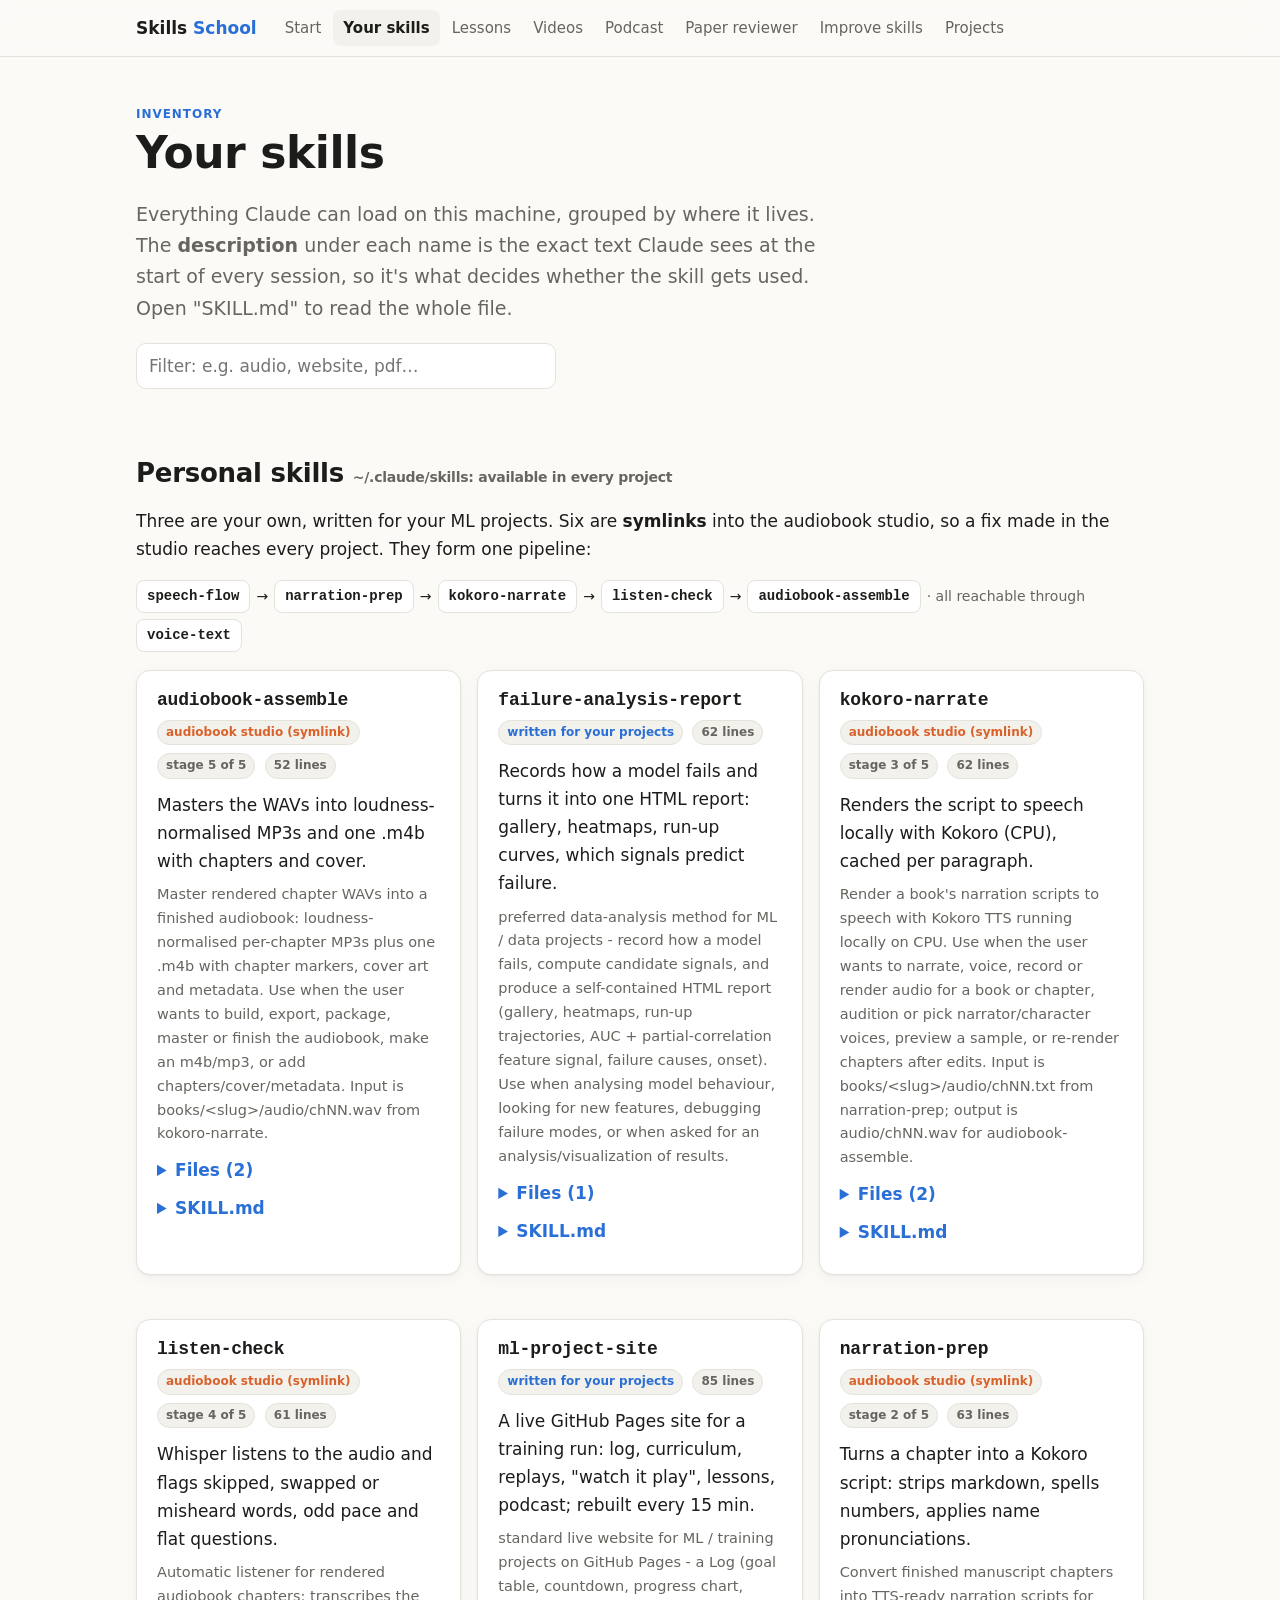
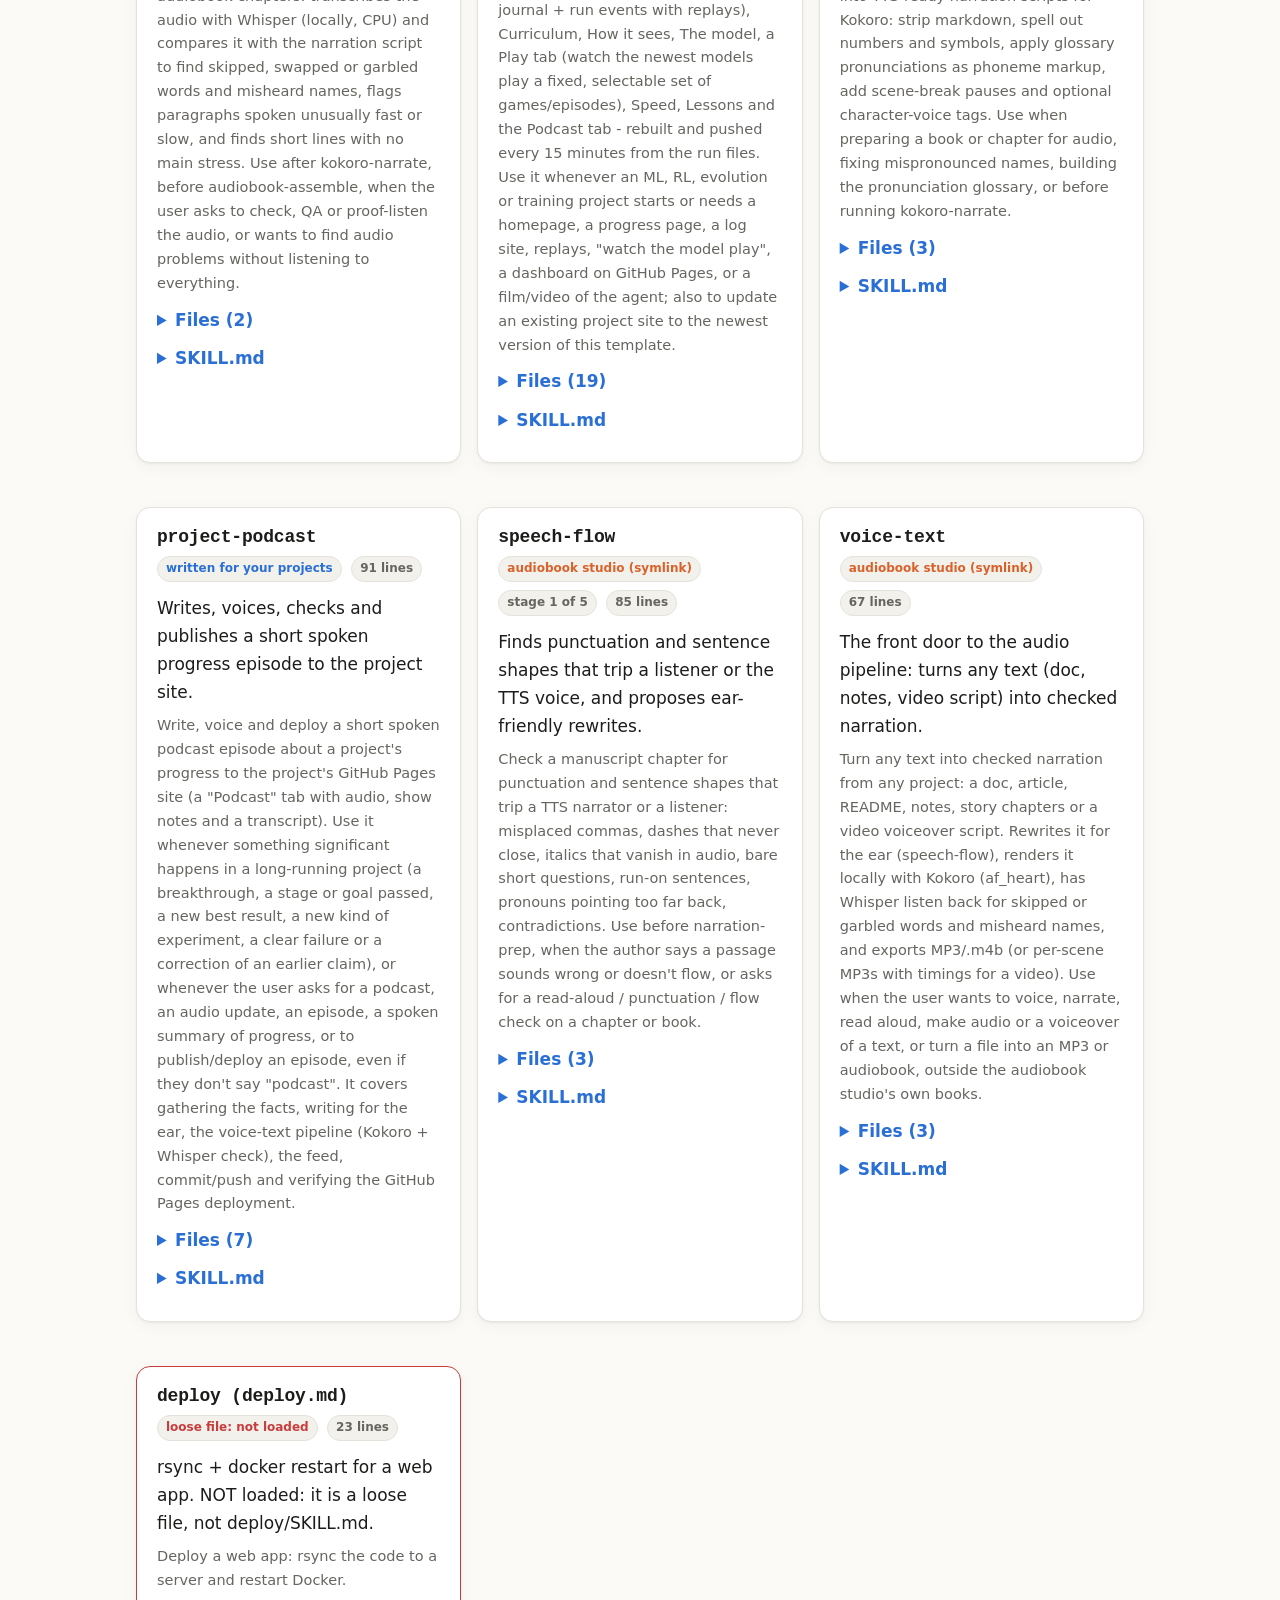
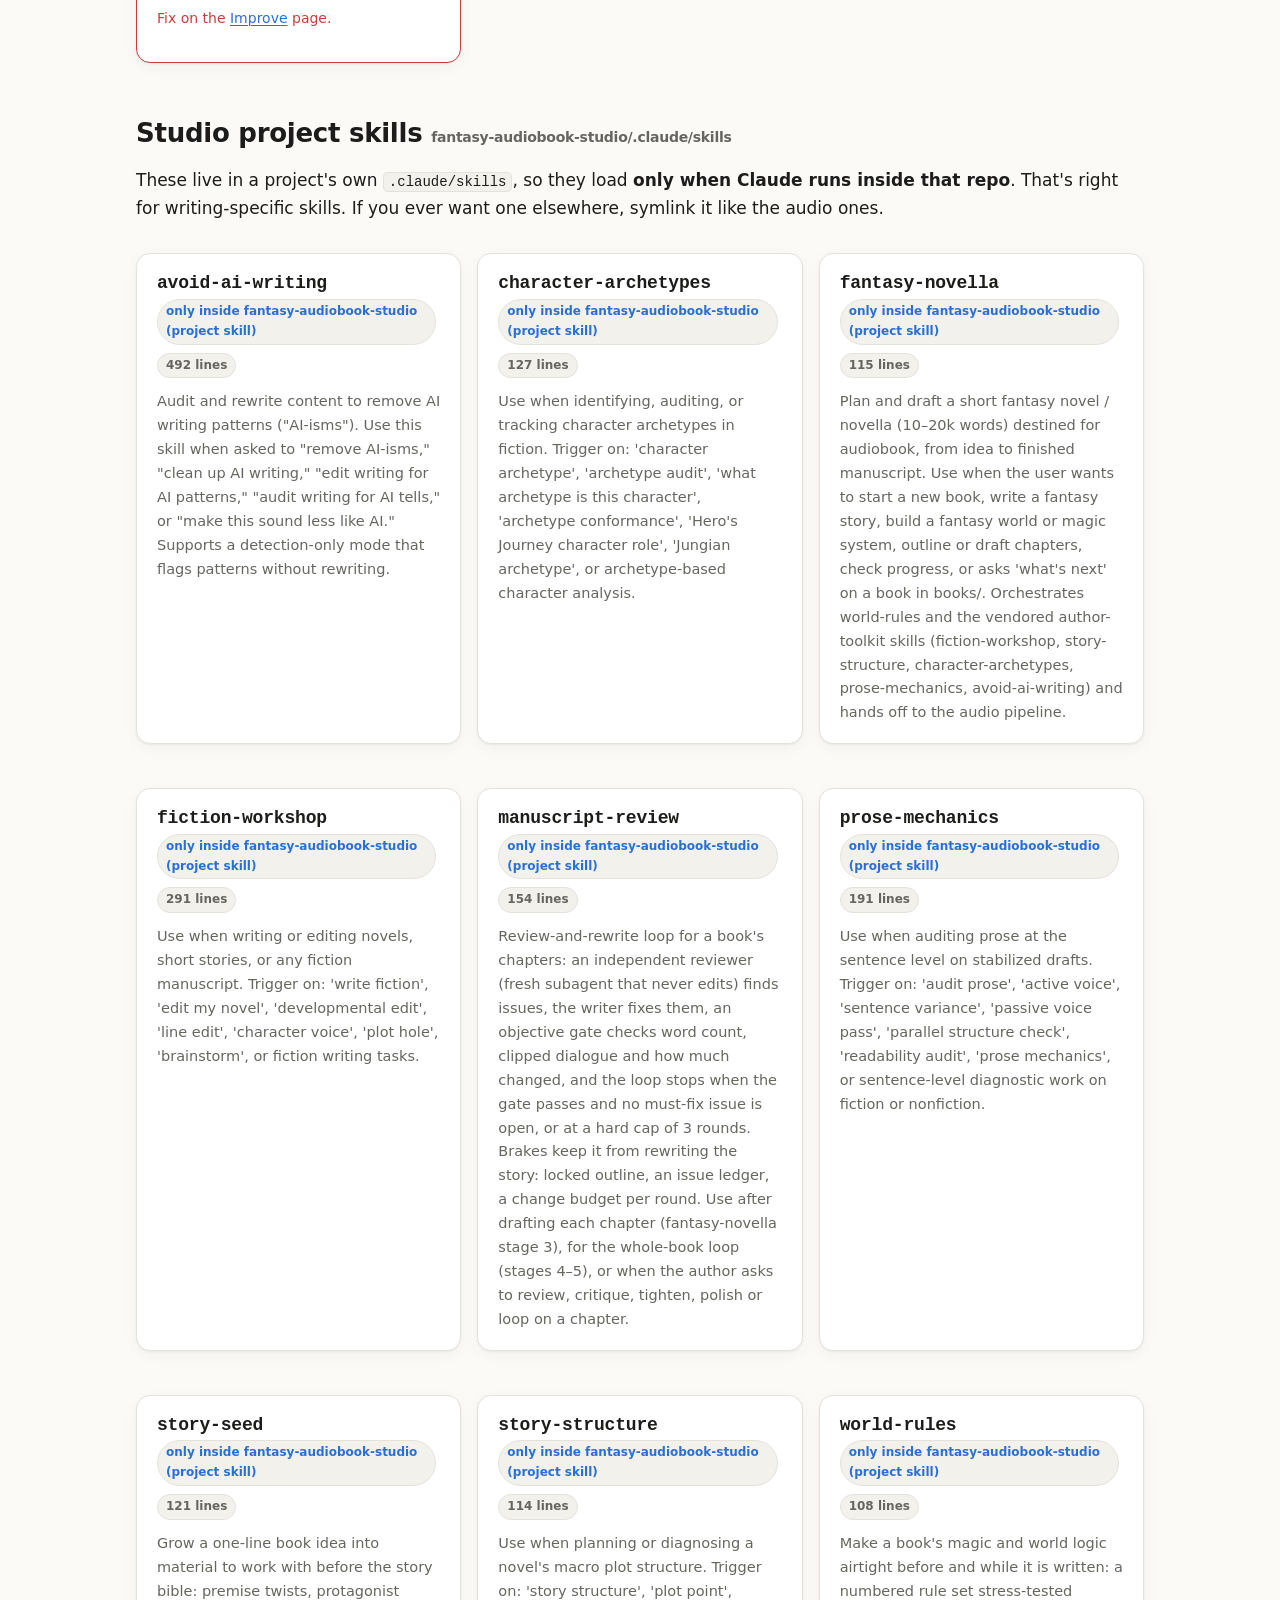
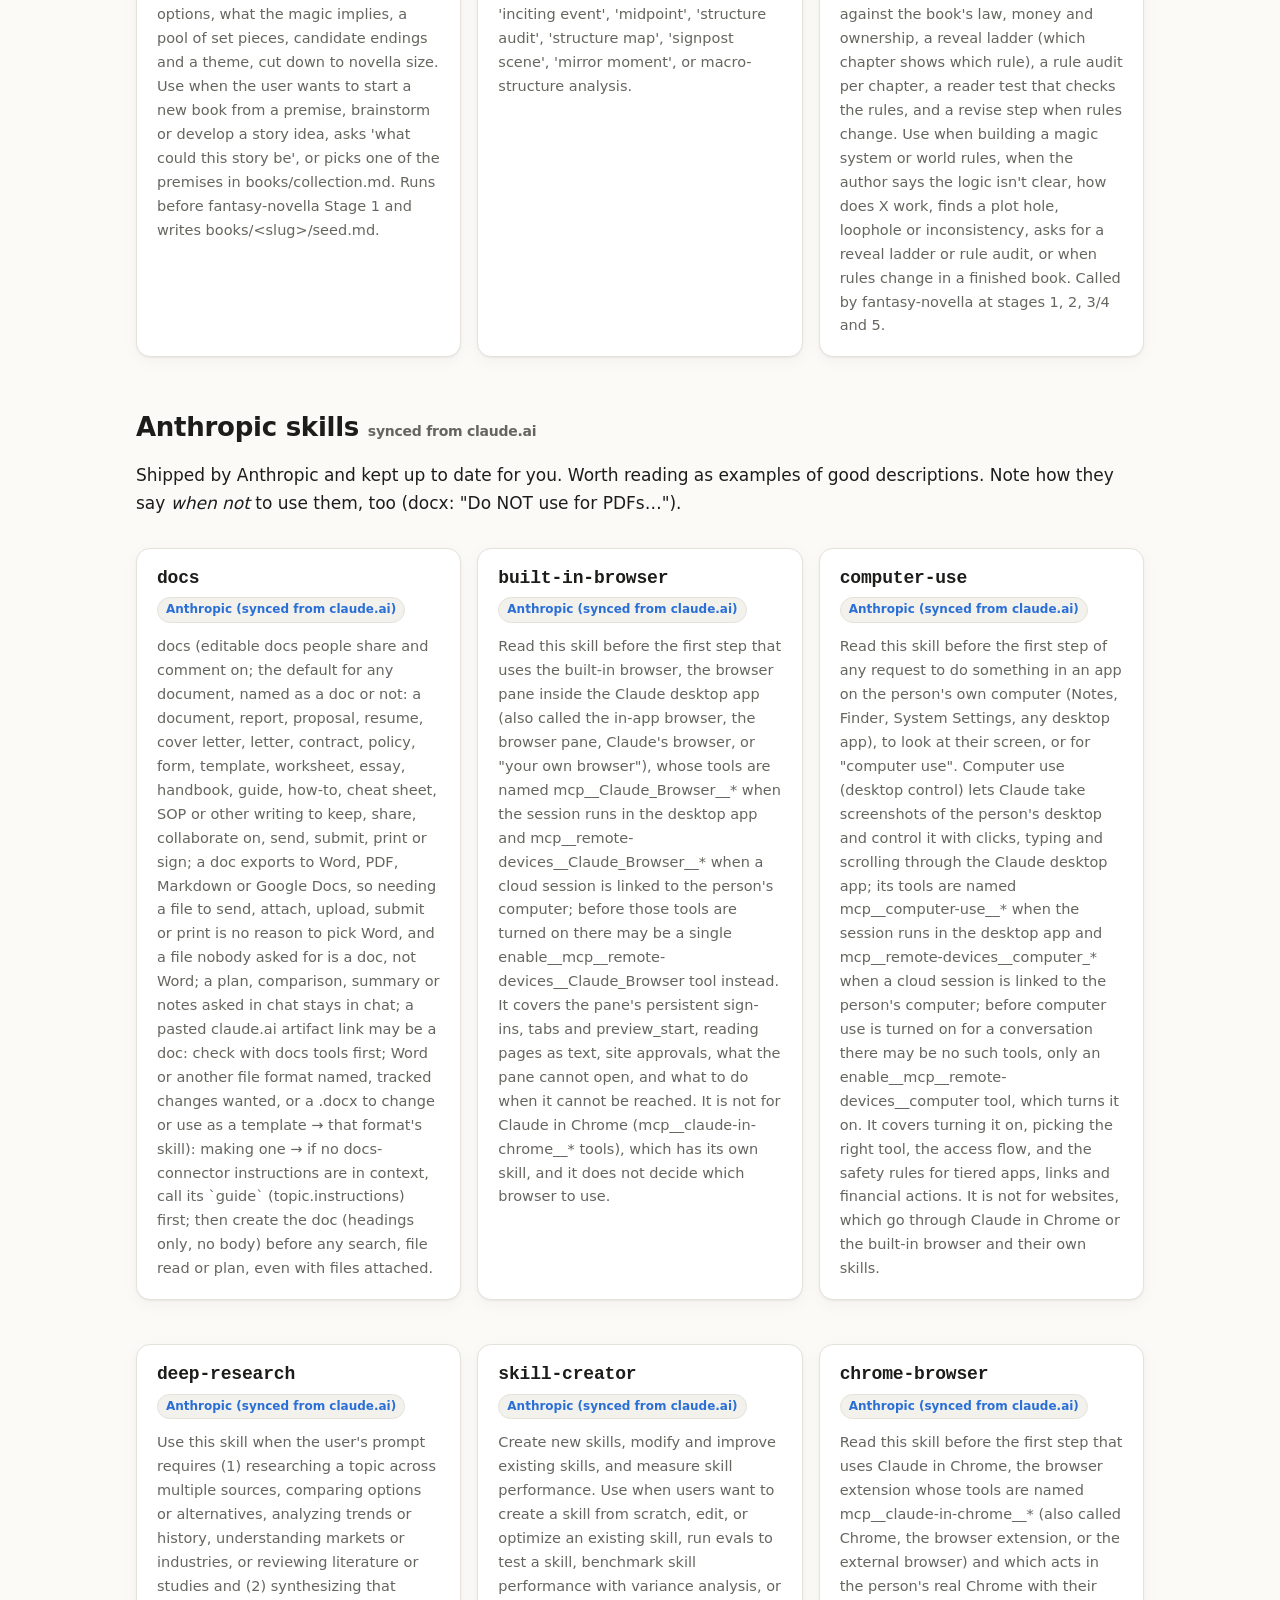
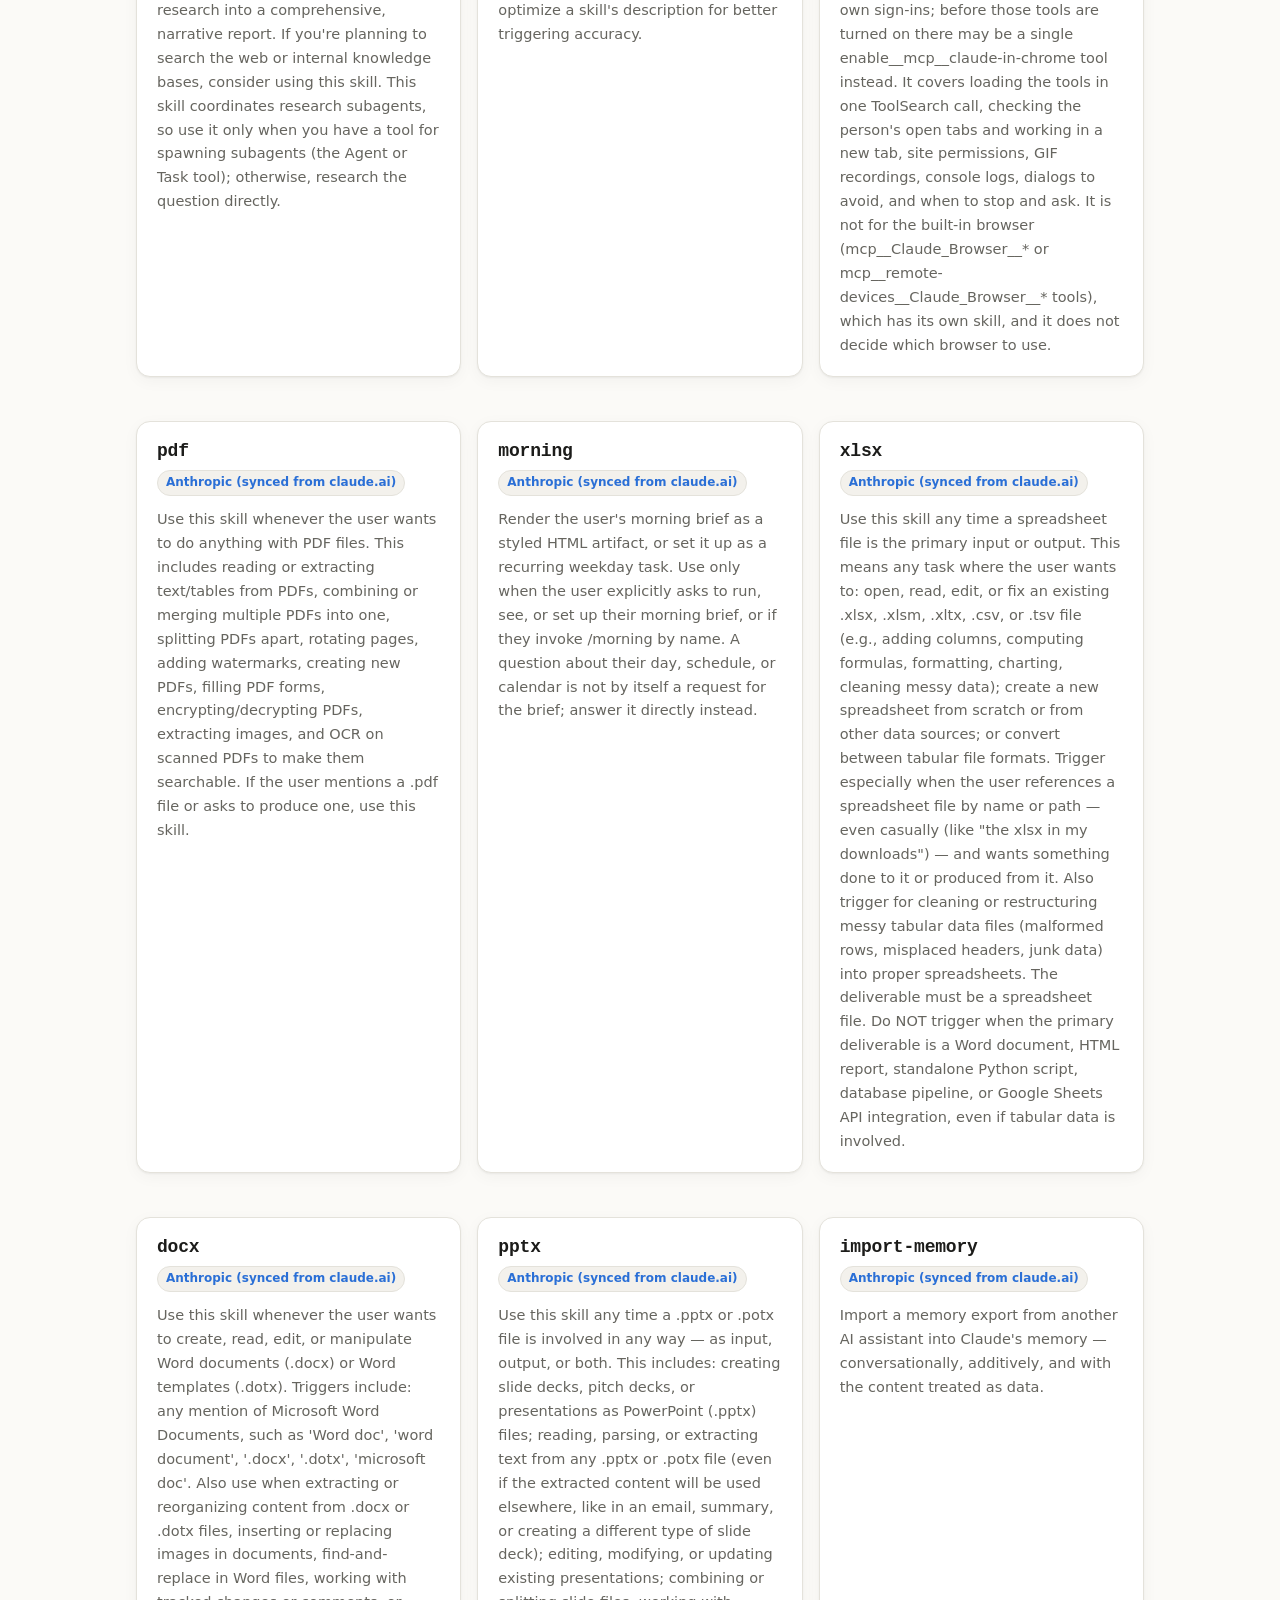
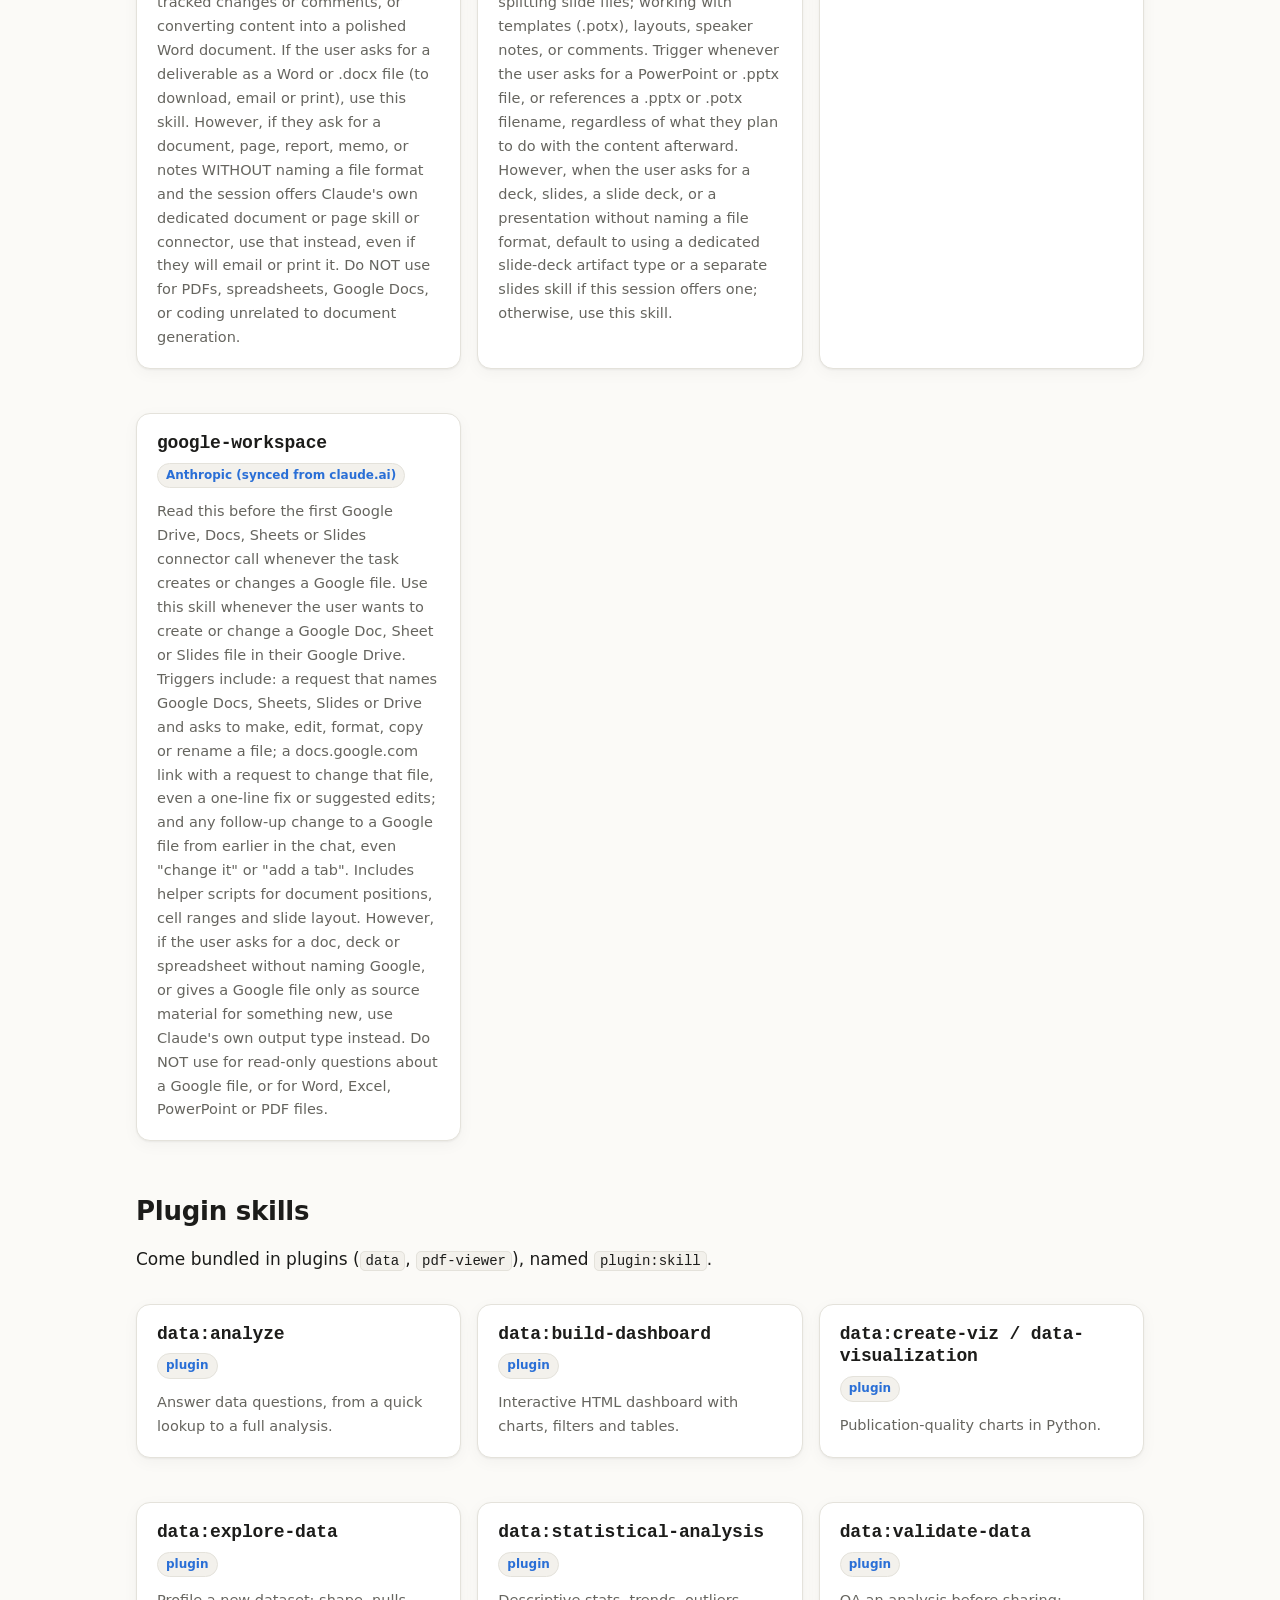
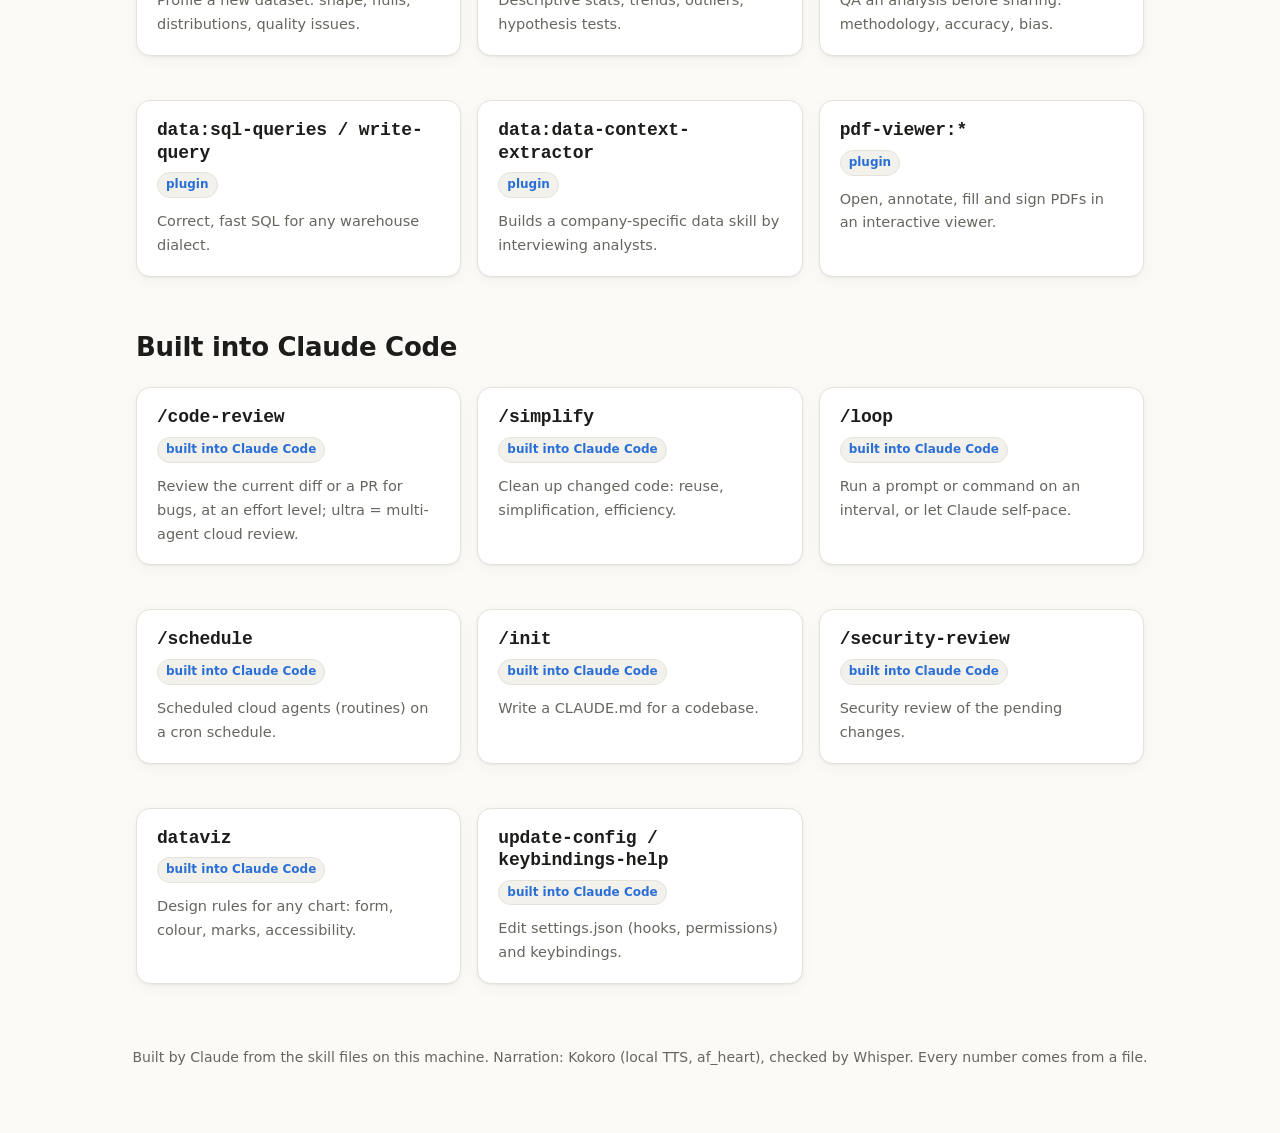
<file: docs/skills.html>
<!doctype html>
<html lang="en">
<head>
<meta charset="utf-8"><meta name="viewport" content="width=device-width, initial-scale=1">
<title>Your Skills</title>
<link rel="stylesheet" href="style.css">
<style>
  .sk { margin: 14px 0; }
  .sk h3 { margin: 0 0 4px; font-family: ui-monospace, Menlo, monospace; font-size: 18px; }
  .sk .desc { font-size: 14.5px; color: var(--muted); margin: 8px 0 0; }
  .sk.broken { border-color: var(--red); }
  .pipe { display: flex; flex-wrap: wrap; gap: 6px; align-items: center; margin: 12px 0 4px; font-size: 14px; }
  .pipe b { background: var(--surface); border: 1px solid var(--line); padding: 4px 10px; border-radius: 8px; font-family: ui-monospace, Menlo, monospace; font-weight: 600; }
  .files { font: 13px/1.6 ui-monospace, Menlo, monospace; color: var(--muted); }
  .filter { margin: 16px 0; display: flex; gap: 8px; flex-wrap: wrap; }
  input[type=search] { font: inherit; padding: 8px 12px; border-radius: 10px; border: 1px solid var(--line); background: var(--surface); color: var(--text); width: min(420px, 100%); }
</style>
</head>
<body data-root="." data-page="skills">
<main class="wrap">
  <section class="hero">
    <div class="eyebrow">Inventory</div>
    <h1>Your skills</h1>
    <p class="lede">Everything Claude can load on this machine, grouped by where it lives. The <b>description</b> under each name is the exact text Claude sees at the start of every session, so it's what decides whether the skill gets used. Open "SKILL.md" to read the whole file.</p>
    <div class="filter"><input type="search" id="q" placeholder="Filter: e.g. audio, website, pdf…"></div>
  </section>

  <h2 id="personal">Personal skills <span class="muted small">~/.claude/skills: available in every project</span></h2>
  <p>Three are your own, written for your ML projects. Six are <b>symlinks</b> into the audiobook studio, so a fix made in the studio reaches every project. They form one pipeline:</p>
  <div class="pipe"><b>speech-flow</b>→<b>narration-prep</b>→<b>kokoro-narrate</b>→<b>listen-check</b>→<b>audiobook-assemble</b> <span class="muted">· all reachable through</span> <b>voice-text</b></div>
  <div id="g-personal"></div>

  <h2 id="studio">Studio project skills <span class="muted small">fantasy-audiobook-studio/.claude/skills</span></h2>
  <p>These live in a project's own <code>.claude/skills</code>, so they load <b>only when Claude runs inside that repo</b>. That's right for writing-specific skills. If you ever want one elsewhere, symlink it like the audio ones.</p>
  <div id="g-studio"></div>

  <h2 id="anthropic">Anthropic skills <span class="muted small">synced from claude.ai</span></h2>
  <p>Shipped by Anthropic and kept up to date for you. Worth reading as examples of good descriptions. Note how they say <i>when not</i> to use them, too (docx: "Do NOT use for PDFs…").</p>
  <div id="g-anthropic"></div>

  <h2 id="plugin">Plugin skills</h2>
  <p>Come bundled in plugins (<code>data</code>, <code>pdf-viewer</code>), named <code>plugin:skill</code>.</p>
  <div id="g-plugin"></div>

  <h2 id="builtin">Built into Claude Code</h2>
  <div id="g-builtin"></div>
</main>
<script src="nav.js"></script>
<script>
const esc = s => (s || '').replace(/[&<>]/g, c => ({ '&': '&amp;', '<': '&lt;', '>': '&gt;' }[c]));
let all = [];
function render(q) {
  q = (q || '').toLowerCase();
  for (const g of ['personal', 'studio', 'anthropic', 'plugin', 'builtin']) {
    const list = all.filter(s => s.group === g && (!q || (s.name + s.description + (s.plain || '')).toLowerCase().includes(q)));
    document.getElementById('g-' + g).innerHTML = list.length ? `<div class="grid">${list.map(s => `
      <div class="card sk ${s.broken ? 'broken' : ''}">
        <h3>${esc(s.name)}</h3>
        <span class="tag ${s.broken ? 'red' : s.source.startsWith('audiobook') ? 'orange' : 'blue'}">${esc(s.source)}</span>
        ${s.pipeline ? `<span class="tag">stage ${s.pipeline} of 5</span>` : ''}
        ${s.lines ? `<span class="tag">${s.lines} lines</span>` : ''}
        ${s.plain ? `<p style="margin:8px 0 0">${esc(s.plain)}</p>` : ''}
        <p class="desc">${esc(s.description)}</p>
        ${s.files && s.files.length ? `<details><summary>Files (${s.files.length})</summary><div class="files">${s.files.map(f => `${esc(f.path)} · ${f.lines}`).join('<br>')}</div></details>` : ''}
        ${s.skill_md ? `<details><summary>SKILL.md</summary><pre><code>${esc(s.skill_md)}</code></pre></details>` : ''}
        ${s.broken ? `<p class="small" style="color:var(--red)">Fix on the <a href="improve.html#audit">Improve</a> page.</p>` : ''}
      </div>`).join('')}</div>` : '<p class="muted">No match.</p>';
  }
}
fetch('data/skills.json').then(r => r.json()).then(d => { all = d.skills; render(); if (location.hash) document.querySelector(location.hash)?.scrollIntoView(); });
document.getElementById('q').addEventListener('input', e => render(e.target.value));
</script>
</body>
</html>
</file>
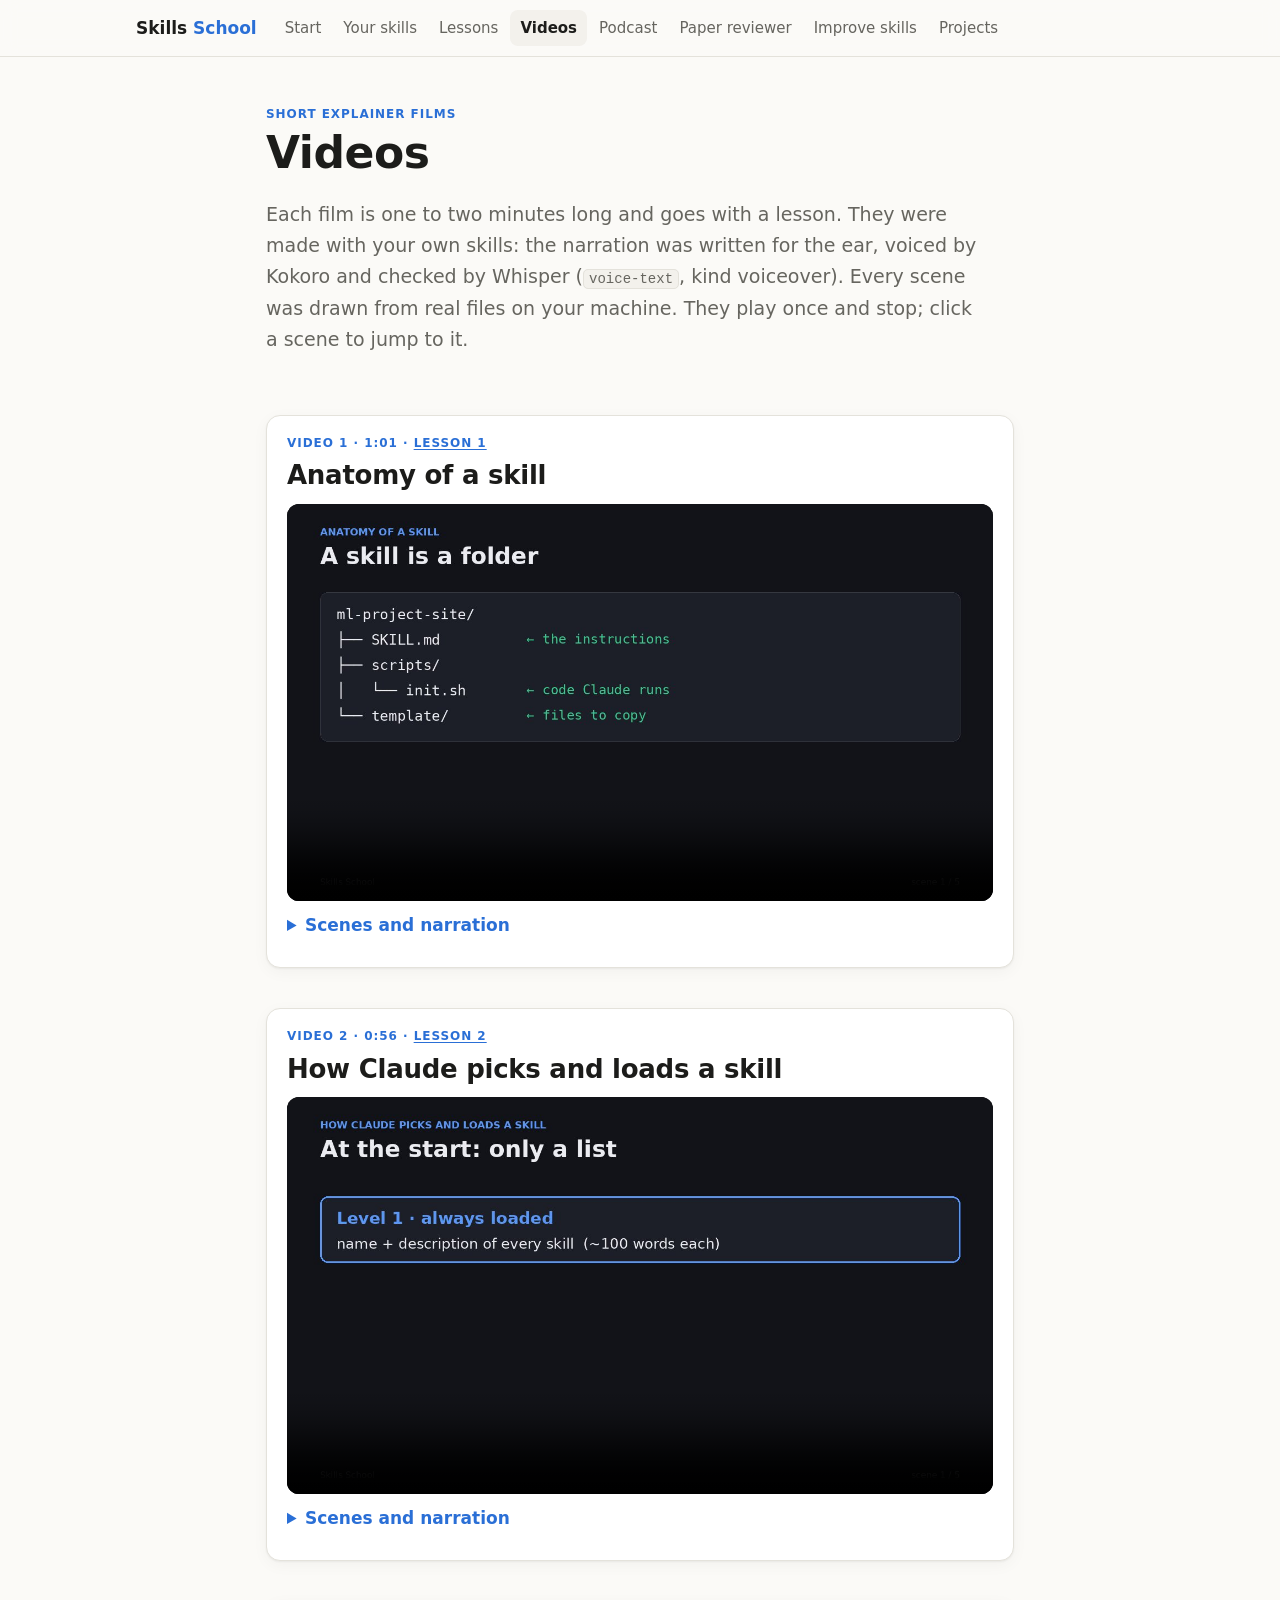
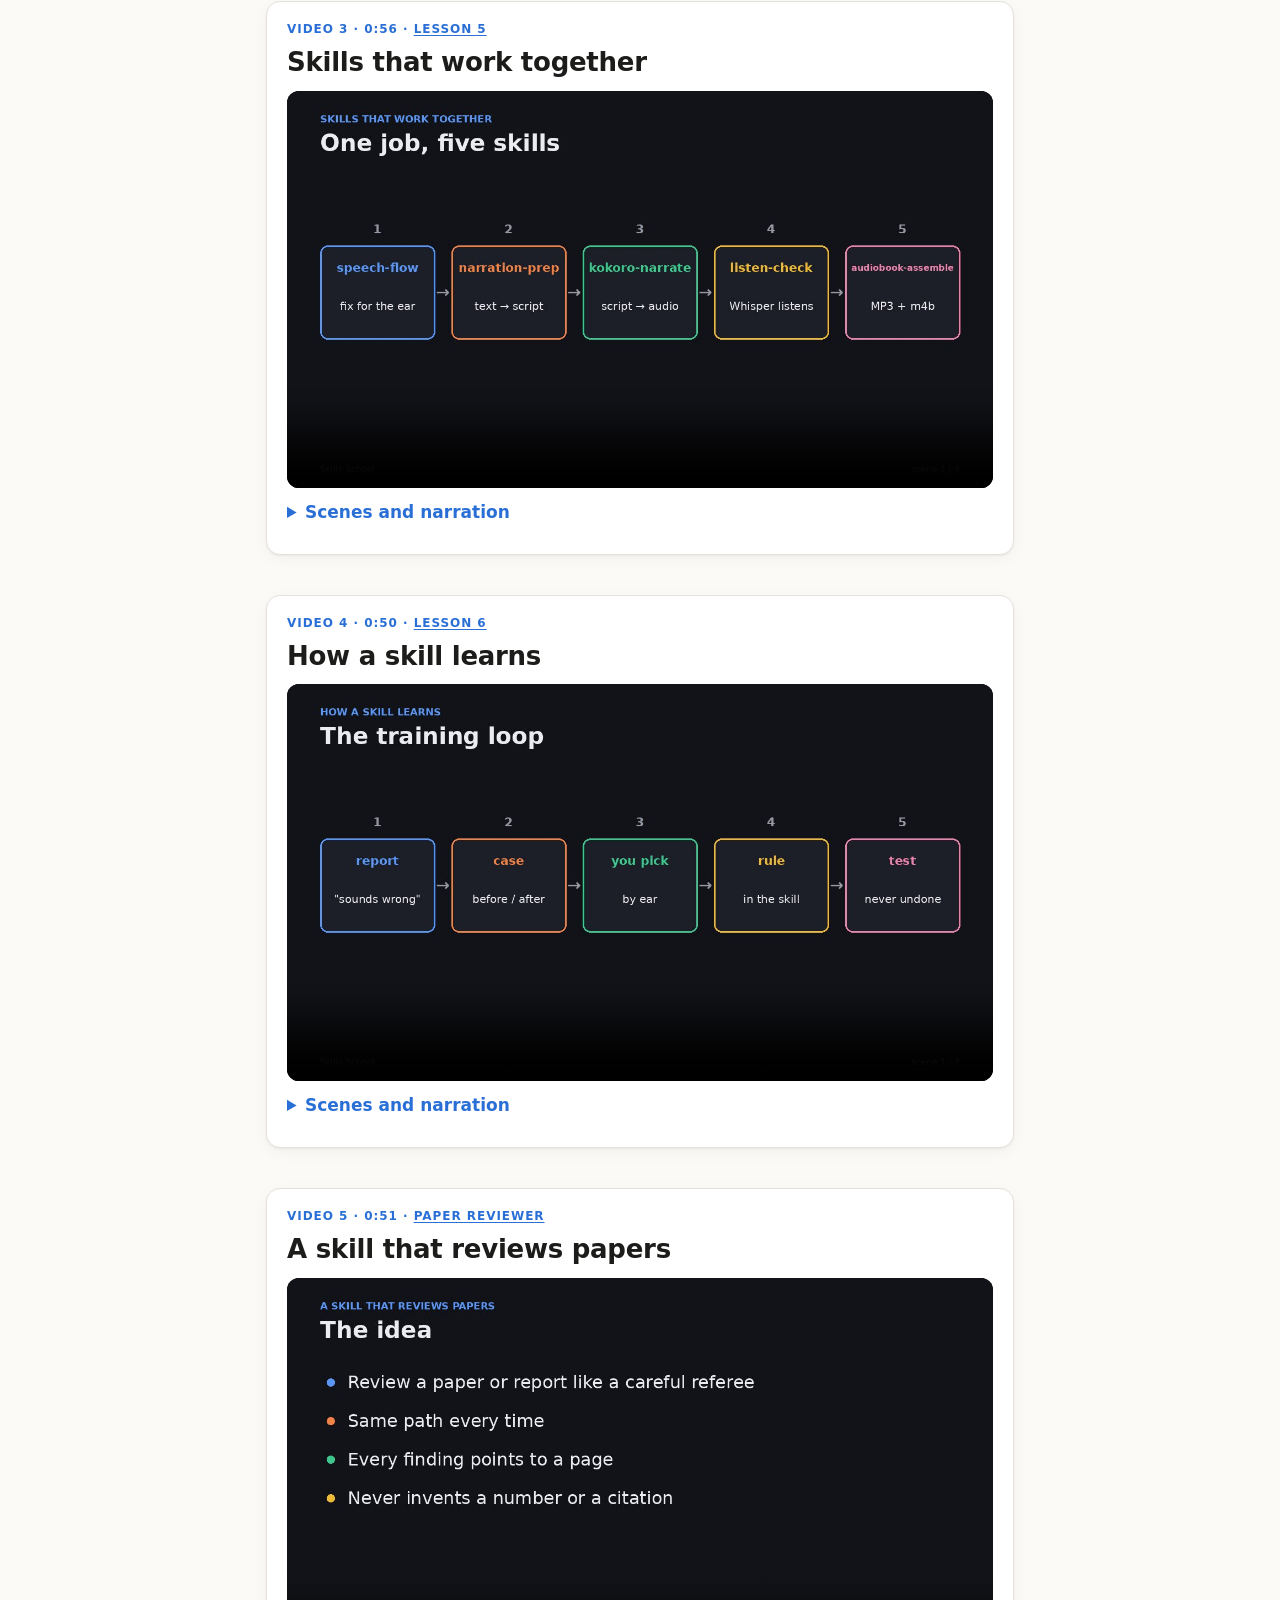
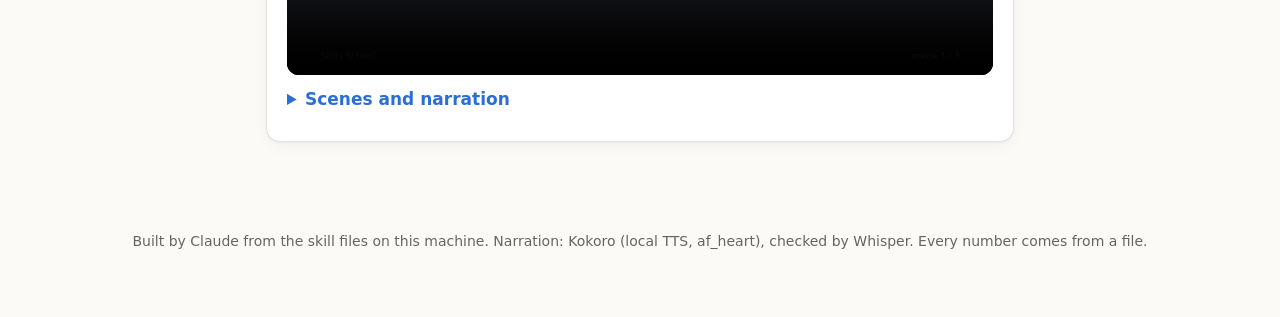
<file: docs/videos.html>
<!doctype html>
<html lang="en">
<head>
<meta charset="utf-8"><meta name="viewport" content="width=device-width, initial-scale=1">
<title>Skills Videos</title>
<link rel="stylesheet" href="style.css">
<style>
  .vid { margin: 28px 0 40px; scroll-margin-top: 70px; }
  .vid h2 { margin: 6px 0 12px; }
  .scenes { counter-reset: s; padding: 0; list-style: none; }
  .scenes li { counter-increment: s; margin: 10px 0; padding-left: 36px; position: relative; }
  .scenes li::before { content: counter(s); position: absolute; left: 0; top: 2px; width: 24px; height: 24px; border-radius: 50%; background: var(--sunk); border: 1px solid var(--line); font-size: 13px; display: grid; place-items: center; color: var(--muted); }
  .scenes a { cursor: pointer; font-weight: 600; }
</style>
</head>
<body data-root="." data-page="videos">
<main class="wrap narrow">
  <section class="hero">
    <div class="eyebrow">Short explainer films</div>
    <h1>Videos</h1>
    <p class="lede">Each film is one to two minutes long and goes with a lesson. They were made with your own skills: the narration was written for the ear, voiced by Kokoro and checked by Whisper (<code>voice-text</code>, kind voiceover). Every scene was drawn from real files on your machine. They play once and stop; click a scene to jump to it.</p>
  </section>
  <div id="list"><p class="muted">Loading…</p></div>
</main>
<script src="nav.js"></script>
<script>
const esc = s => s.replace(/[&<>]/g, c => ({ '&': '&amp;', '<': '&lt;', '>': '&gt;' }[c]));
fetch('data/videos.json', { cache: 'no-store' }).then(r => r.json()).then(d => {
  document.getElementById('list').innerHTML = d.videos.map((v, i) => `
    <section class="vid card" id="${v.id}">
      <div class="eyebrow">Video ${i + 1} · ${Math.floor(v.seconds / 60)}:${String(v.seconds % 60).padStart(2, '0')} · <a href="${v.lesson === 'example' ? 'example.html' : 'lessons.html#' + v.lesson}">${v.lesson === 'example' ? 'Paper reviewer' : 'Lesson ' + v.lesson.split('-')[1]}</a></div>
      <h2>${esc(v.title)}</h2>
      <video controls preload="metadata" playsinline poster="video/${v.id}.jpg" src="video/${v.id}.mp4"></video>
      <details><summary>Scenes and narration</summary><ol class="scenes">${v.scenes.map((s, k) =>
        `<li><a data-v="${v.id}" data-k="${k}">${esc(s.title)}</a><div class="muted small">${esc(s.say)}</div></li>`).join('')}</ol></details>
    </section>`).join('');
  // scene jump: start times from the durations stored with each video
  d.videos.forEach(v => {
    const el = document.querySelector(`#${v.id} video`);
    document.querySelectorAll(`a[data-v="${v.id}"]`).forEach(a => a.onclick = () => {
      el.currentTime = (v.starts || [])[+a.dataset.k] || 0; el.play();
    });
  });
  if (location.hash) document.querySelector(location.hash)?.scrollIntoView();
}).catch(() => document.getElementById('list').innerHTML = '<p>Videos are still rendering.</p>');
</script>
</body>
</html>
</file>
<file: docs/style.css>
:root {
  --bg: #fbfaf7; --surface: #ffffff; --sunk: #f3f1ec; --text: #1c1c1a; --muted: #66655f; --line: #e4e2db;
  --blue: #2a6fd6; --orange: #d9622b; --green: #138a5e; --yellow: #b98600; --pink: #c94f86; --red: #c93c3c;
  --accent: #2a6fd6; --code-bg: #1d2027; --code-ink: #e8e8ec; --shadow: 0 1px 2px rgba(0,0,0,.05), 0 4px 16px rgba(0,0,0,.04);
}
@media (prefers-color-scheme: dark) {
  :root:not([data-theme="light"]) {
    --bg: #131519; --surface: #1b1e24; --sunk: #16181d; --text: #e9e8e4; --muted: #9c9a92; --line: #2c3038;
    --blue: #7aa9ff; --orange: #ff9a62; --green: #4fd39d; --yellow: #f2c24f; --pink: #f08cbb; --red: #ff7b7b;
    --accent: #7aa9ff; --code-bg: #0e1013; --shadow: none;
  }
}
:root[data-theme="dark"] {
  --bg: #131519; --surface: #1b1e24; --sunk: #16181d; --text: #e9e8e4; --muted: #9c9a92; --line: #2c3038;
  --blue: #7aa9ff; --orange: #ff9a62; --green: #4fd39d; --yellow: #f2c24f; --pink: #f08cbb; --red: #ff7b7b;
  --accent: #7aa9ff; --code-bg: #0e1013; --shadow: none;
}
* { box-sizing: border-box; }
html { -webkit-text-size-adjust: 100%; }
body { margin: 0; background: var(--bg); color: var(--text); font: 17px/1.65 "Inter", system-ui, -apple-system, sans-serif; }
a { color: var(--accent); text-decoration-thickness: 1px; text-underline-offset: 2px; }
h1, h2, h3 { line-height: 1.25; letter-spacing: -.01em; }
h1 { font-size: clamp(30px, 5vw, 44px); margin: 0 0 10px; }
h2 { font-size: 26px; margin: 40px 0 10px; }
h3 { font-size: 19px; margin: 24px 0 6px; }
code { font: 14px/1.5 ui-monospace, "JetBrains Mono", Menlo, monospace; background: var(--sunk); border: 1px solid var(--line); padding: 1px 5px; border-radius: 5px; }
pre { background: var(--code-bg); color: var(--code-ink); padding: 16px 18px; border-radius: 12px; overflow-x: auto; font: 13.5px/1.55 ui-monospace, Menlo, monospace; }
pre code { background: none; border: 0; padding: 0; color: inherit; font: inherit; }
.wrap { max-width: 1040px; margin: 0 auto; padding: 0 16px; }
.narrow { max-width: 780px; }

/* nav */
.top { position: sticky; top: 0; z-index: 10; background: color-mix(in srgb, var(--bg) 88%, transparent); backdrop-filter: blur(8px); border-bottom: 1px solid var(--line); }
.top .wrap { display: flex; align-items: center; gap: 18px; height: 56px; }
.brand { font-weight: 700; color: var(--text); text-decoration: none; white-space: nowrap; }
.brand span { color: var(--accent); }
.tabs { display: flex; gap: 2px; overflow-x: auto; scrollbar-width: none; flex: 1; }
.tabs::-webkit-scrollbar { display: none; }
.tabs a { color: var(--muted); text-decoration: none; padding: 6px 10px; border-radius: 8px; font-size: 15px; white-space: nowrap; }
.tabs a:hover { color: var(--text); background: var(--sunk); }
.tabs a.on { color: var(--text); background: var(--sunk); font-weight: 600; }

.hero { padding: 48px 0 12px; }
.lede { font-size: 19px; color: var(--muted); max-width: 720px; }
.eyebrow { text-transform: uppercase; letter-spacing: .08em; font-size: 12px; font-weight: 700; color: var(--accent); }
.muted { color: var(--muted); }
.small { font-size: 14px; }

.grid { display: grid; gap: 16px; grid-template-columns: repeat(auto-fill, minmax(280px, 1fr)); }
.card { background: var(--surface); border: 1px solid var(--line); border-radius: 14px; padding: 18px 20px; box-shadow: var(--shadow); }
.card h3 { margin-top: 0; }
.card.link { text-decoration: none; color: inherit; display: block; transition: border-color .15s; }
.card.link:hover { border-color: var(--accent); }
.tag { display: inline-block; font-size: 12px; font-weight: 600; padding: 2px 8px; border-radius: 99px; background: var(--sunk); border: 1px solid var(--line); color: var(--muted); margin: 0 4px 4px 0; }
.tag.blue { color: var(--blue); } .tag.green { color: var(--green); } .tag.orange { color: var(--orange); } .tag.red { color: var(--red); } .tag.yellow { color: var(--yellow); }
.callout { border-left: 4px solid var(--accent); background: var(--surface); padding: 14px 18px; border-radius: 0 12px 12px 0; margin: 18px 0; box-shadow: var(--shadow); }
.callout.warn { border-color: var(--orange); }
.callout.good { border-color: var(--green); }
table { border-collapse: collapse; width: 100%; font-size: 15px; }
th, td { text-align: left; padding: 8px 10px; border-bottom: 1px solid var(--line); vertical-align: top; }
th { color: var(--muted); font-weight: 600; font-size: 13px; text-transform: uppercase; letter-spacing: .04em; }
.tablewrap { overflow-x: auto; }
details { margin: 10px 0; }
summary { cursor: pointer; color: var(--accent); font-weight: 600; }
.btn { display: inline-block; border: 1px solid var(--line); background: var(--surface); color: var(--text); border-radius: 9px; padding: 6px 12px; cursor: pointer; font: inherit; font-size: 15px; text-decoration: none; }
.btn:hover { border-color: var(--accent); }
.btn.primary { background: var(--accent); border-color: var(--accent); color: #fff; }
video { width: 100%; border-radius: 12px; background: #000; display: block; }
audio { width: 100%; }
footer { color: var(--muted); font-size: 14px; padding: 48px 16px 64px; text-align: center; }
svg text { fill: var(--text); }
.step { display: flex; gap: 14px; margin: 14px 0; }
.step .n { flex: 0 0 34px; height: 34px; border-radius: 50%; background: var(--accent); color: #fff; display: grid; place-items: center; font-weight: 700; }
.media-row { display: flex; gap: 8px; flex-wrap: wrap; margin: 10px 0; }
@media (max-width: 640px) { body { font-size: 16px; } .hero { padding-top: 28px; } h2 { font-size: 22px; } }
</file>
